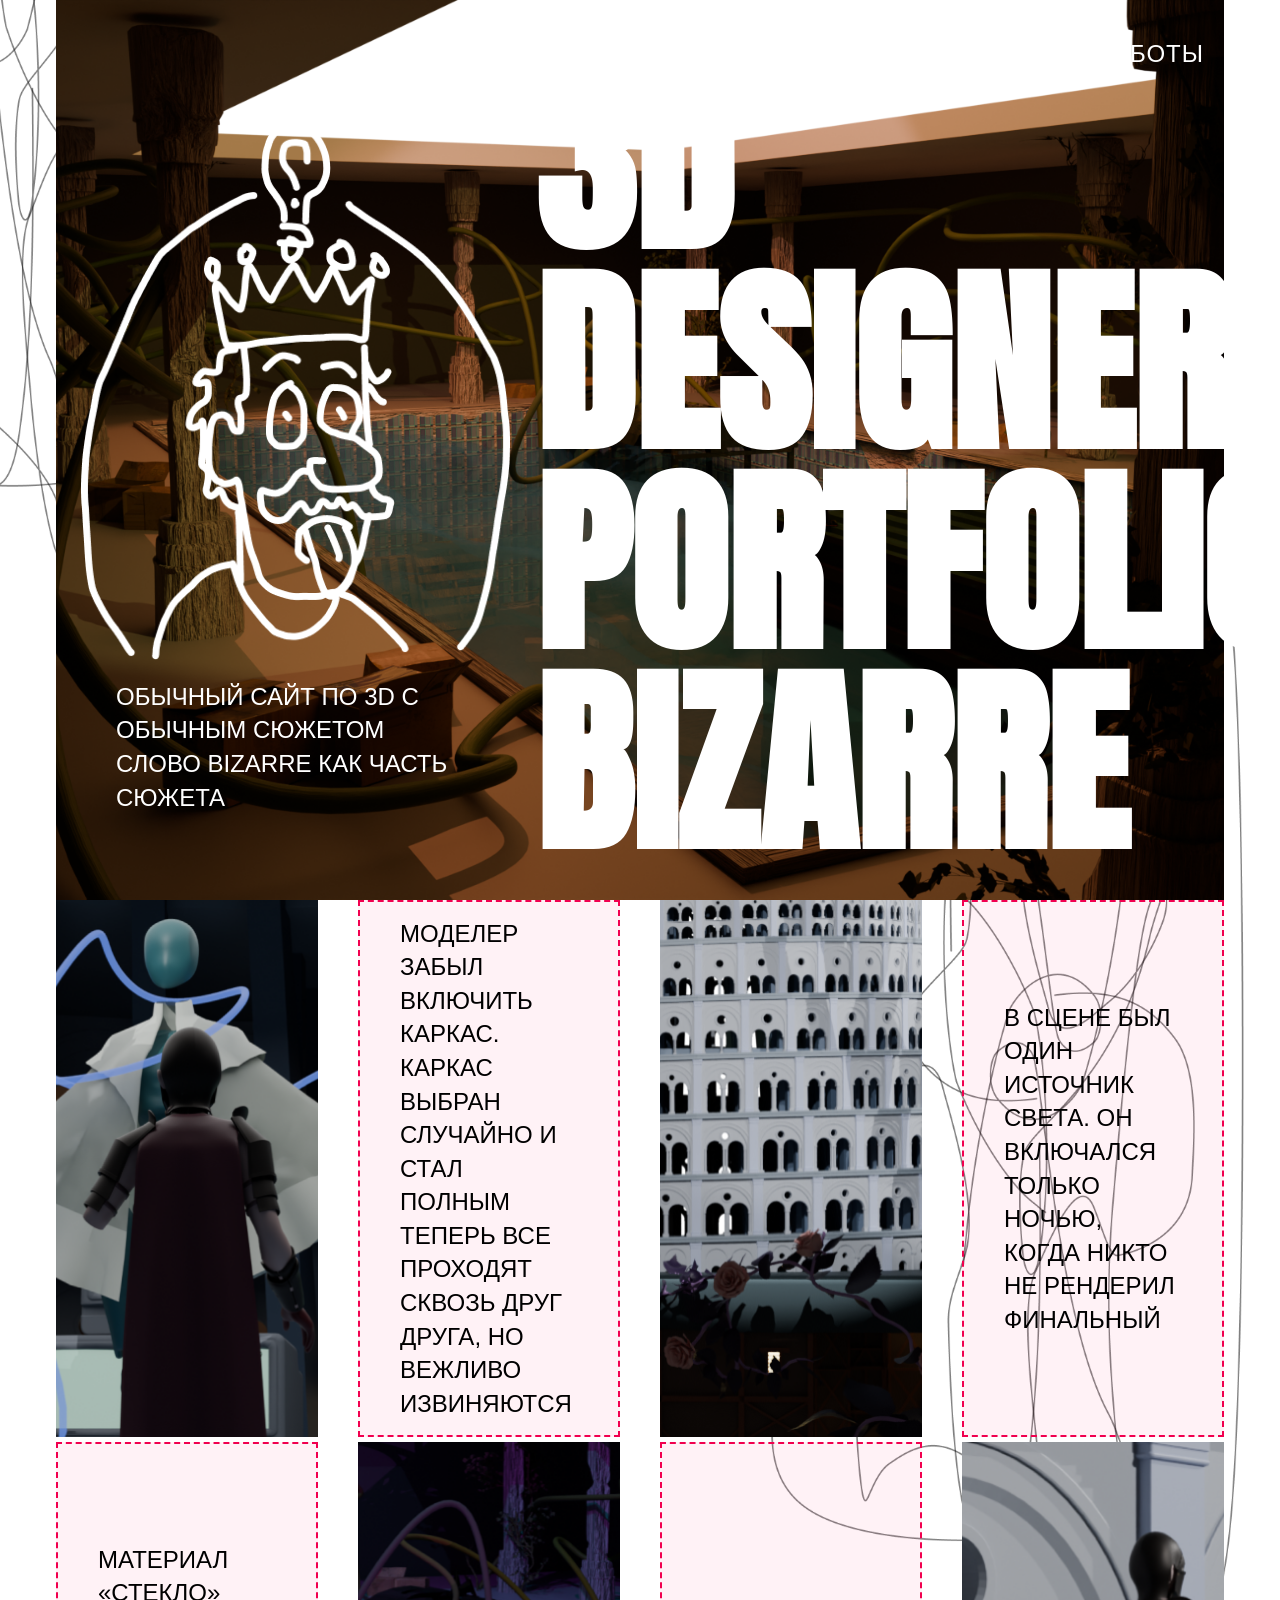
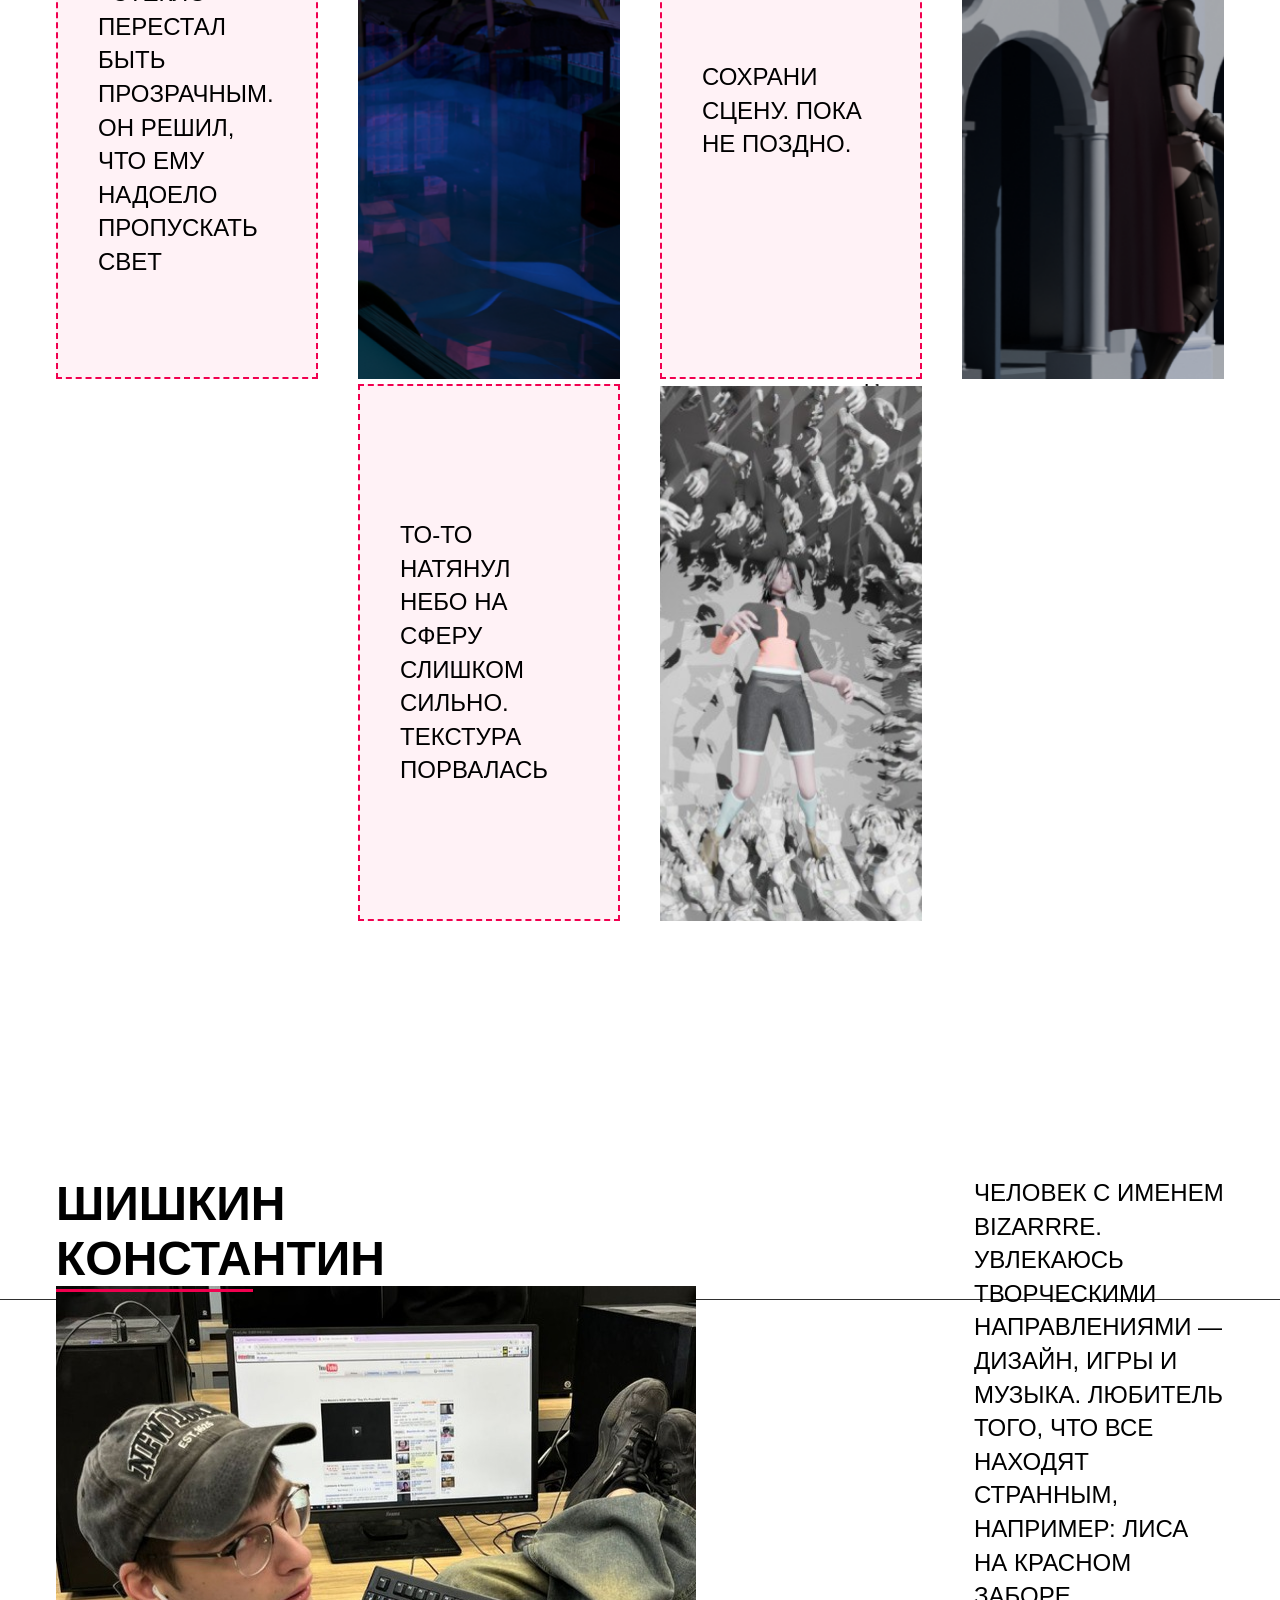
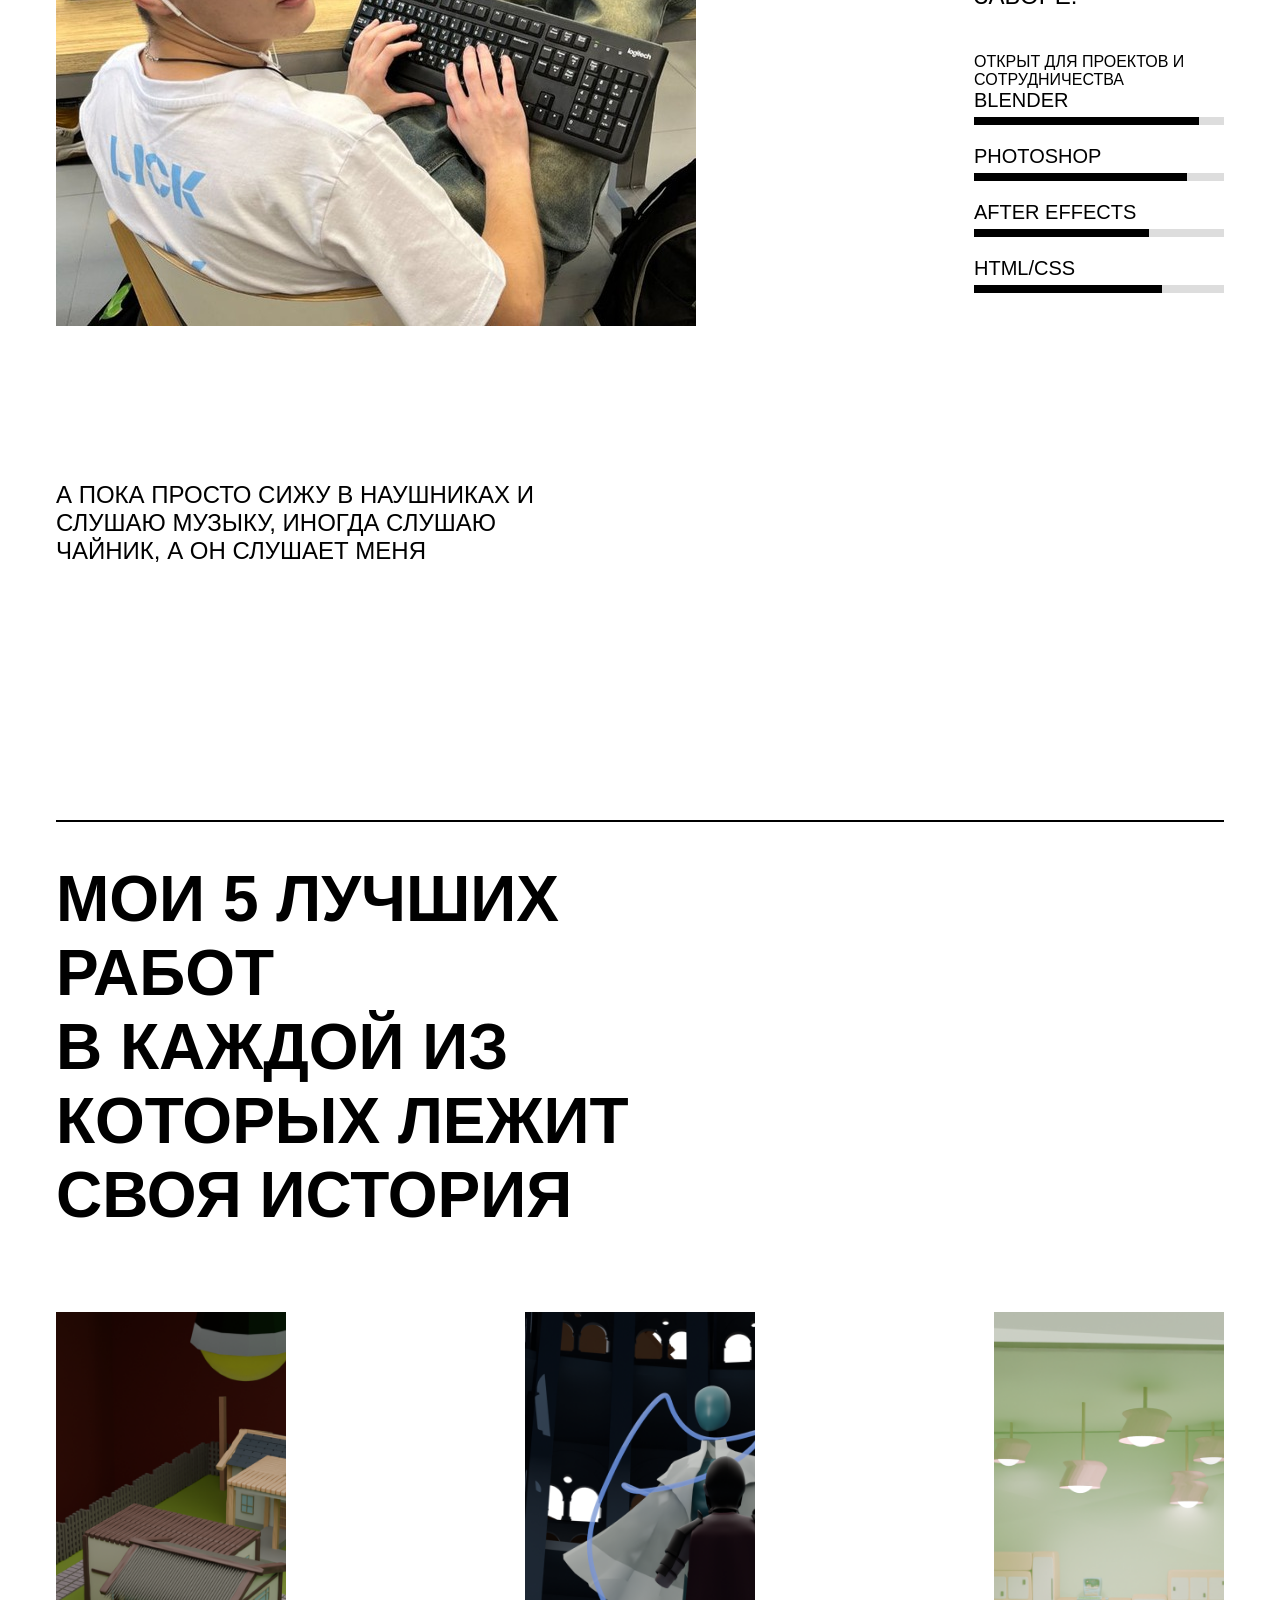
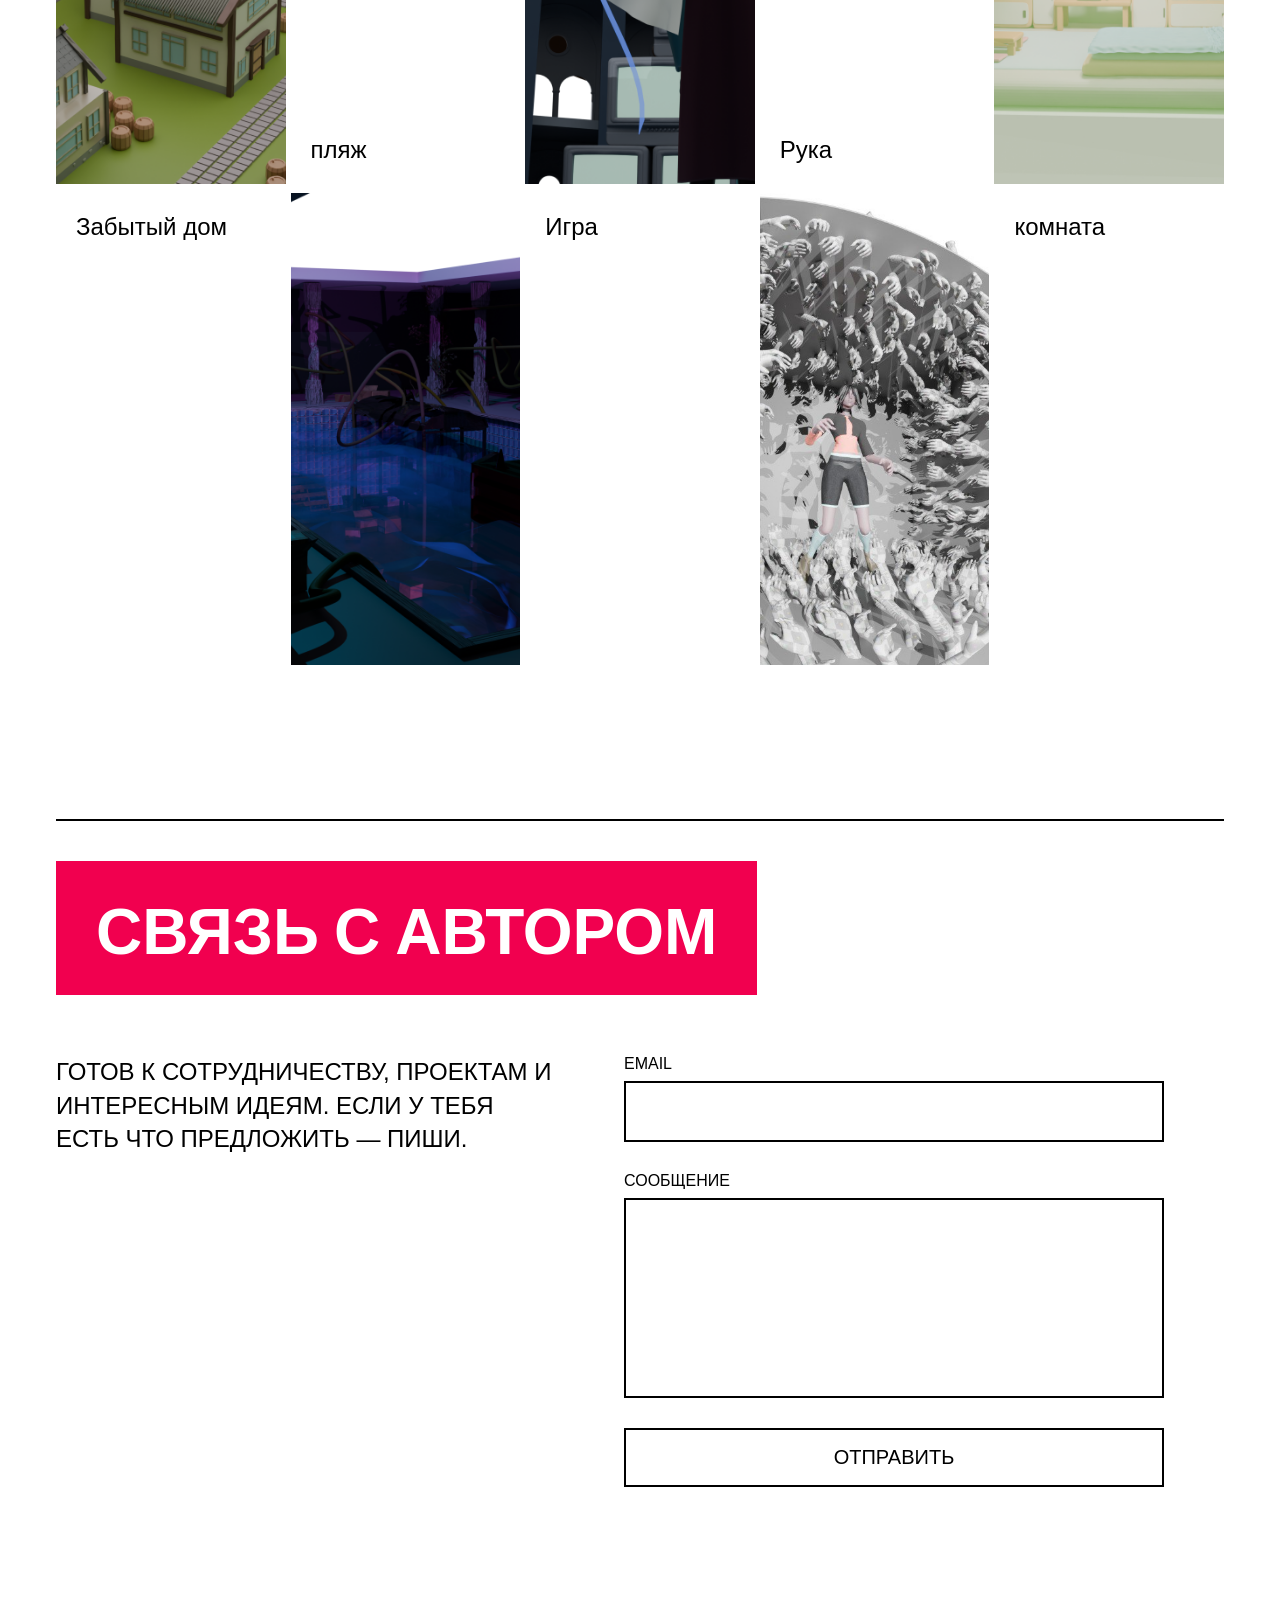
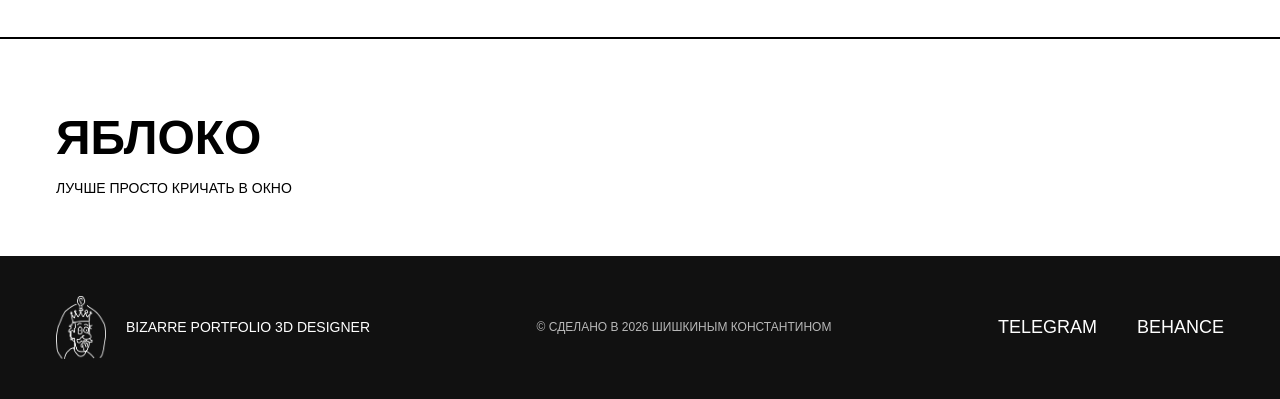
<file: index.html>
<!DOCTYPE html>
<html lang="ru">
<head>
  <meta charset="UTF-8">
  <title>Portfolio</title>
  <link rel="stylesheet" href="style.css">
</head>
<body>

<section class="hero">

  <!-- ШАПКА -->
  <header class="header">
    <nav class="nav">
      <a href="#">ГЛАВНАЯ</a>
      <a href="#about">АВТОР</a>
      <a href="#works">РАБОТЫ</a>
    </nav>
  </header>

  <!-- КОНТЕНТ -->
  <div class="hero-content">

    <!-- ЛЕВАЯ ЧАСТЬ -->
    <div class="hero-left">
      <img src="img/Group 2.png" alt="logo" class="logo">

      <p class="hero-text">
        ОБЫЧНЫЙ САЙТ ПО 3D С ОБЫЧНЫМ СЮЖЕТОМ<br>
        СЛОВО BIZARRE КАК ЧАСТЬ СЮЖЕТА
      </p>
    </div>

    <!-- ПРАВАЯ ЧАСТЬ -->
    <div class="hero-right">
      <h1 class="hero-title">
        3D DESIGNER<br>
        PORTFOLIO<br>
        BIZARRE
      </h1>
    </div>

  </div>

</section>

<section class="grid-section">


  <div class="grid-row" id="dragContainer1">
    <img src="img/1.png" class="grid-img draggable-img" draggable="true">
    <div class="grid-text">
      <p>МОДЕЛЕР ЗАБЫЛ ВКЛЮЧИТЬ КАРКАС. КАРКАС ВЫБРАН СЛУЧАЙНО И СТАЛ ПОЛНЫМ ТЕПЕРЬ ВСЕ ПРОХОДЯТ СКВОЗЬ ДРУГ ДРУГА, НО ВЕЖЛИВО ИЗВИНЯЮТСЯ</p>
    </div>
    <img src="img/2.png" class="grid-img draggable-img" draggable="true">
    <div class="grid-text">
      <p>В СЦЕНЕ БЫЛ ОДИН ИСТОЧНИК СВЕТА. ОН ВКЛЮЧАЛСЯ ТОЛЬКО НОЧЬЮ, КОГДА НИКТО НЕ РЕНДЕРИЛ ФИНАЛЬНЫЙ</p>
    </div>
  </div>

  <div class="grid-row" id="dragContainer2">
    <div class="grid-text">
      <p>МАТЕРИАЛ «СТЕКЛО» ПЕРЕСТАЛ БЫТЬ ПРОЗРАЧНЫМ. ОН РЕШИЛ, ЧТО ЕМУ НАДОЕЛО ПРОПУСКАТЬ СВЕТ</p>
    </div>
    <img src="img/3.png" class="grid-img draggable-img" draggable="true">
    <div class="grid-text">
      <p>СОХРАНИ СЦЕНУ. ПОКА НЕ ПОЗДНО.</p>
    </div>
    <img src="img/4.png" class="grid-img draggable-img" draggable="true">
  </div>

  <div class="grid-row" id="dragContainer3">
    <div></div>
    <div class="grid-text">
      <p>ТО-ТО НАТЯНУЛ НЕБО НА СФЕРУ СЛИШКОМ СИЛЬНО. ТЕКСТУРА ПОРВАЛАСЬ</p>
    </div>
    <img src="img/5.png" class="grid-img draggable-img" draggable="true">
    <div></div>
  </div>

</section>

<section class="about" id="about">

  <div class="about-left">
    
    <div class="about-card">
      <h2>
        ШИШКИН<br>
        КОНСТАНТИН
      </h2>

      <div class="about-photo">
        <img src="img/photo_2025-04-03_13-03-21.jpg" alt="">
      </div>
    </div>

    <p class="about-bottom-text">
      А ПОКА ПРОСТО СИЖУ В НАУШНИКАХ И СЛУШАЮ МУЗЫКУ, ИНОГДА СЛУШАЮ ЧАЙНИК, А ОН СЛУШАЕТ МЕНЯ
    </p>

  </div>

  <div class="about-right">

    <p class="about-text">
      ЧЕЛОВЕК С ИМЕНЕМ BIZARRRE. УВЛЕКАЮСЬ ТВОРЧЕСКИМИ НАПРАВЛЕНИЯМИ — ДИЗАЙН, ИГРЫ И МУЗЫКА. 
      ЛЮБИТЕЛЬ ТОГО, ЧТО ВСЕ НАХОДЯТ СТРАННЫМ, НАПРИМЕР: ЛИСА НА КРАСНОМ ЗАБОРЕ.
    </p>

    <div class="about-box">
      <p>ОТКРЫТ ДЛЯ ПРОЕКТОВ И СОТРУДНИЧЕСТВА</p>
    </div>

    <div class="skills">

      <div class="skill">
        <span>BLENDER</span>
        <div class="bar"><div class="fill" style="width: 90%"></div></div>
      </div>

      <div class="skill">
        <span>PHOTOSHOP</span>
        <div class="bar"><div class="fill" style="width: 85%"></div></div>
      </div>

      <div class="skill">
        <span>AFTER EFFECTS</span>
        <div class="bar"><div class="fill" style="width: 70%"></div></div>
      </div>

      <div class="skill">
        <span>HTML/CSS</span>
        <div class="bar"><div class="fill" style="width: 75%"></div></div>
      </div>

    </div>

  </div>

</section>
<section class="works" id="works">


  <div class="works-line"></div>


  <h2 class="works-title">
    МОИ 5 ЛУЧШИХ РАБОТ<br>
    В КАЖДОЙ ИЗ КОТОРЫХ ЛЕЖИТ СВОЯ ИСТОРИЯ
  </h2>

  <!-- СЕТКА -->
  <div class="works-grid">

    <!-- 1 строка -->
    <div class="work-item">
      <a href="index2.html">
        <img src="img/w1.png">
      </a>
    </div>

    <div class="work-text bottom">
      <p>пляж</p>
    </div>

    <div class="work-item">
      <a href="index3.html">
        <img src="img/w2.png">
      </a>
    </div>

    <div class="work-text bottom">
      <p>Рука</p>
    </div>

    <div class="work-item">
      <a href="index4.html">
        <img src="img/w3.png">
      </a>
    </div>


    <!-- 2 строка -->
    <div class="work-text top">
      <p>Забытый дом</p>
    </div>

    <div class="work-item">
      <a href="index5.html">
        <img src="img/w4.png">
      </a>
    </div>

    <div class="work-text top">
      <p>Игра</p>
    </div>

    <div class="work-item">
      <a href="index6.html">
        <img src="img/w5.png">
      </a>
    </div>

    <div class="work-text top">
      <p>комната</p>
    </div>

  </div>

</section>

<section class="contact">

  <!-- линия -->
  <div class="contact-line"></div>

  <!-- заголовок -->
  <h2 class="contact-title">
    СВЯЗЬ С АВТОРОМ
  </h2>

  <div class="contact-content">

    <!-- ЛЕВАЯ ЧАСТЬ -->
    <div class="contact-left">
      <p>
        ГОТОВ К СОТРУДНИЧЕСТВУ, ПРОЕКТАМ И ИНТЕРЕСНЫМ ИДЕЯМ. 
        ЕСЛИ У ТЕБЯ ЕСТЬ ЧТО ПРЕДЛОЖИТЬ — ПИШИ.
      </p>
    </div>

    <!-- ПРАВАЯ ЧАСТЬ (ФОРМА) -->
    <div class="contact-right">

      <form class="contact-form" action="https://formspree.io/f/mzdkygll" method="POST">

        <div class="form-group">
          <label>EMAIL</label>
          <input type="email" name="email" required>
        </div>

        <div class="form-group">
          <label>СООБЩЕНИЕ</label>
          <textarea name="message" required></textarea>
        </div>

        <button type="submit" class="form-btn">
          ОТПРАВИТЬ
        </button>

      </form>

    </div>

  </div>

</section>

<footer class="footer">

  <!-- верхняя светлая часть -->
  <div class="footer-top">
    <h2>ЯБЛОКО</h2>
    <p>ЛУЧШЕ ПРОСТО КРИЧАТЬ В ОКНО</p>
  </div>

  <!-- нижняя тёмная часть -->
  <div class="footer-bottom">

    <!-- левая часть -->
    <div class="footer-left">
      <img src="img/Group 2.png" alt="logo">
      <span>BIZARRE PORTFOLIO 3D DESIGNER</span>
    </div>

    <!-- центр -->
    <div class="footer-center">
      <span>© СДЕЛАНО В 2026 ШИШКИНЫМ КОНСТАНТИНОМ</span>
    </div>

    <!-- правая часть -->
    <div class="footer-right">
      <a href="#">TELEGRAM</a>
      <a href="#">BEHANCE</a>
    </div>

  </div>

</footer>

<script>
(function() {

  let draggedImage = null;
  let originalParent = null;
  let originalIndex = null;

  const containers = document.querySelectorAll('.grid-row');

  function addDropZones() {
    containers.forEach(container => {
      const children = Array.from(container.children);

      children.forEach(child => {
        if (child.classList && child.classList.contains('grid-text')) {
          child.classList.add('drag-zone');
          child.setAttribute('data-drop-zone', 'true');
        }
      });
    });
  }

  function activateDragAndDrop() {
    const images = document.querySelectorAll('.draggable-img');

    images.forEach(img => {
      img.addEventListener('dragstart', handleDragStart);
      img.addEventListener('dragend', handleDragEnd);
      img.setAttribute('draggable', 'true');
    });

    document.querySelectorAll('.drag-zone').forEach(zone => {
      zone.addEventListener('dragover', handleDragOver);
      zone.addEventListener('dragleave', handleDragLeave);
      zone.addEventListener('drop', handleDrop);
    });
  }

  function handleDragStart(e) {
    draggedImage = this;
    originalParent = this.parentNode;

    const siblings = Array.from(originalParent.children);
    originalIndex = siblings.indexOf(this);

    e.dataTransfer.setData('text/plain', '');
    e.dataTransfer.effectAllowed = 'move';

    this.classList.add('dragging');
  }

  function handleDragEnd() {
    if (draggedImage) {
      draggedImage.classList.remove('dragging');
      draggedImage = null;
      originalParent = null;
      originalIndex = null;
    }

    document.querySelectorAll('.drag-zone').forEach(zone => {
      zone.classList.remove('drag-over');
    });
  }

  function handleDragOver(e) {
    if (!draggedImage) return;
    e.preventDefault();
    e.dataTransfer.dropEffect = 'move';
    this.classList.add('drag-over');
  }

  function handleDragLeave() {
    this.classList.remove('drag-over');
  }

  function handleDrop(e) {
    e.preventDefault();
    this.classList.remove('drag-over');

    if (!draggedImage) return;

    const targetZone = this;

    if (!targetZone.classList.contains('grid-text')) return;

    const clonedImage = draggedImage.cloneNode(true);
    clonedImage.classList.add('draggable-img');
    clonedImage.setAttribute('draggable', 'true');

    const container = targetZone.parentNode;
    const targetIndex = Array.from(container.children).indexOf(targetZone);

    draggedImage.remove();

    if (targetIndex === 0) {
      container.insertBefore(clonedImage, targetZone);
    } else {
      container.insertBefore(clonedImage, targetZone.nextSibling);
    }

    clonedImage.addEventListener('dragstart', handleDragStart);
    clonedImage.addEventListener('dragend', handleDragEnd);

    saveLayout();
  }

  function saveLayout() {
    const layout = [];
    containers.forEach(container => {
      const row = [];
      container.children.forEach(child => {
        if (child.tagName === 'IMG') {
          row.push({ type: 'img', src: child.src });
        } else if (child.classList && child.classList.contains('grid-text')) {
          row.push({ type: 'text', content: child.querySelector('p')?.innerHTML || '' });
        }
      });
      layout.push(row);
    });

    localStorage.setItem('gridLayout', JSON.stringify(layout));
  }

  function loadLayout() {
    const savedLayout = localStorage.getItem('gridLayout');
    if (!savedLayout) return;

    try {
      const layout = JSON.parse(savedLayout);

      containers.forEach((container, i) => {
        if (!layout[i]) return;

        container.innerHTML = '';

        layout[i].forEach(item => {
          if (item.type === 'img') {
            const img = document.createElement('img');
            img.src = item.src;
            img.classList.add('grid-img', 'draggable-img');
            img.setAttribute('draggable', 'true');
            container.appendChild(img);
          } else {
            const div = document.createElement('div');
            div.classList.add('grid-text');

            const p = document.createElement('p');
            p.innerHTML = item.content;

            div.appendChild(p);
            container.appendChild(div);
          }
        });
      });

    } catch (e) {
      console.error('Ошибка загрузки:', e);
    }
  }

  addDropZones();
  activateDragAndDrop();
  loadLayout();

})();
</script>
</body>
</html>
</file>
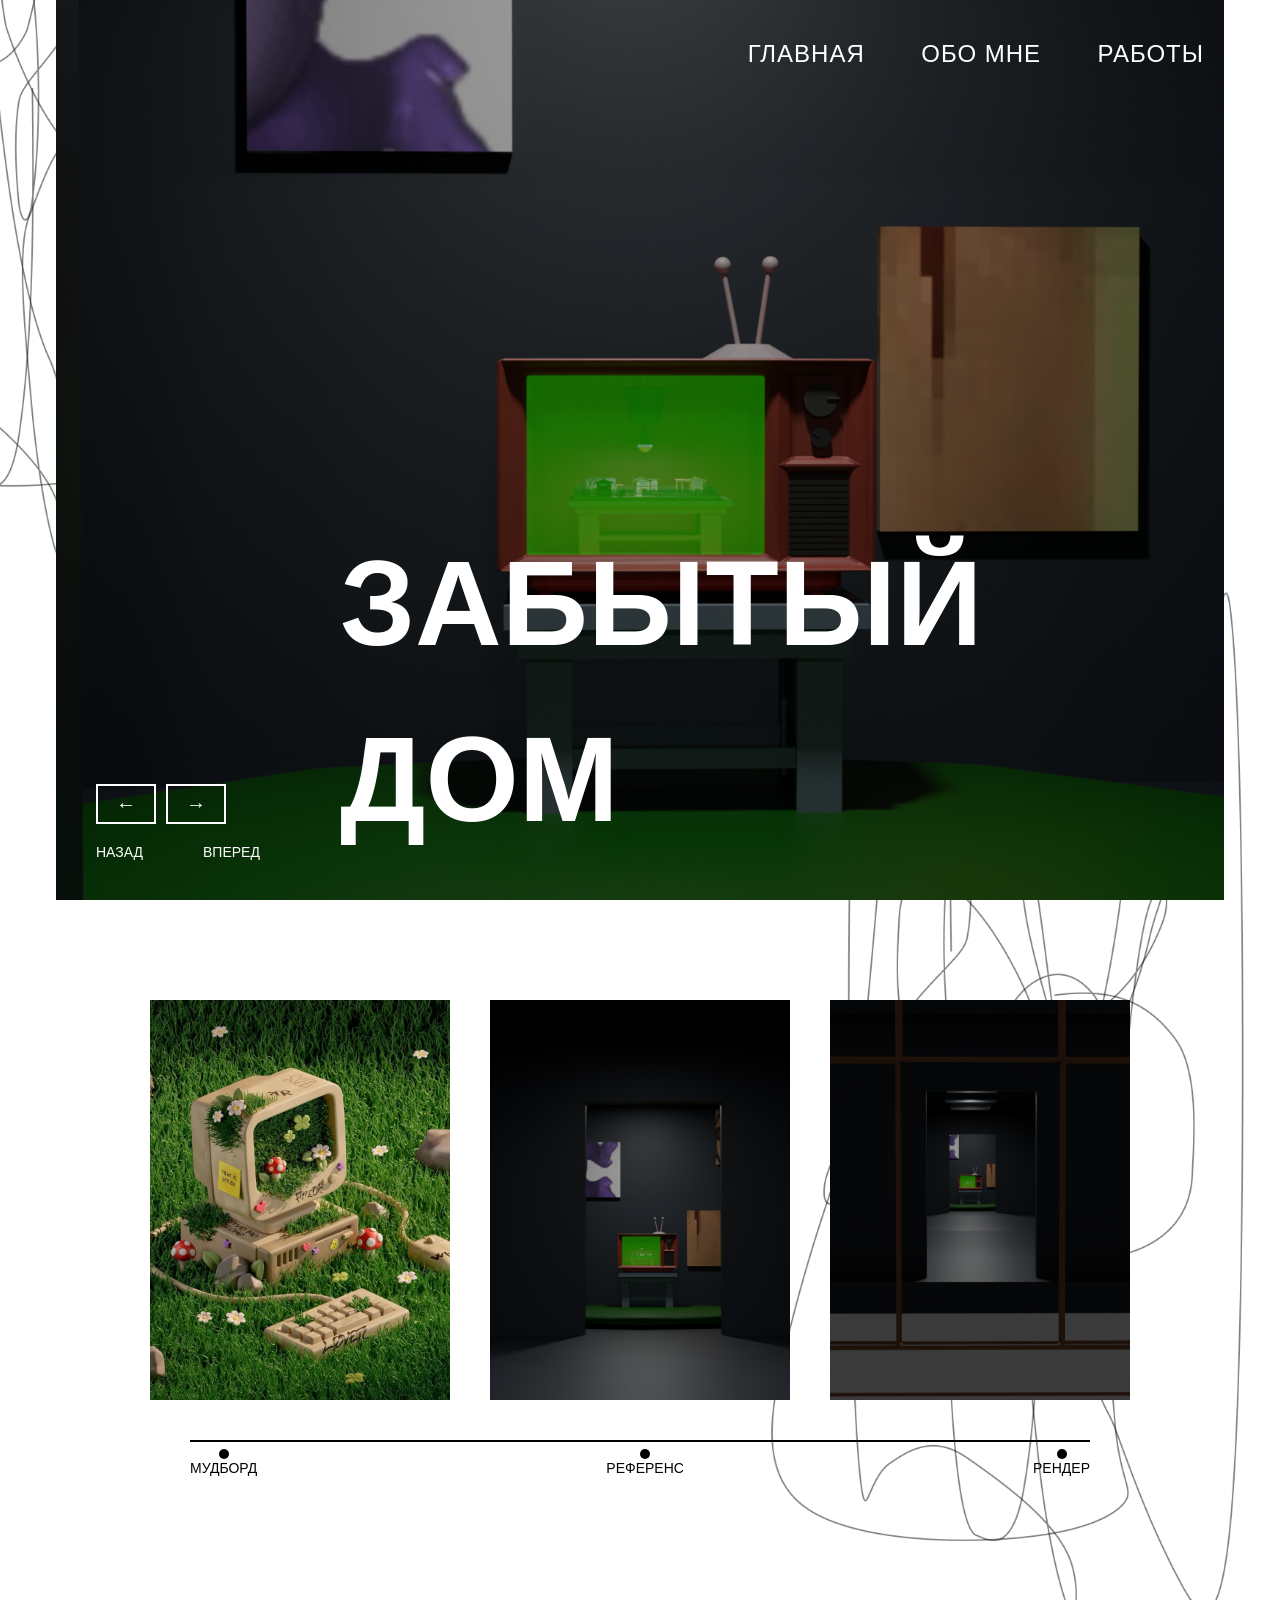
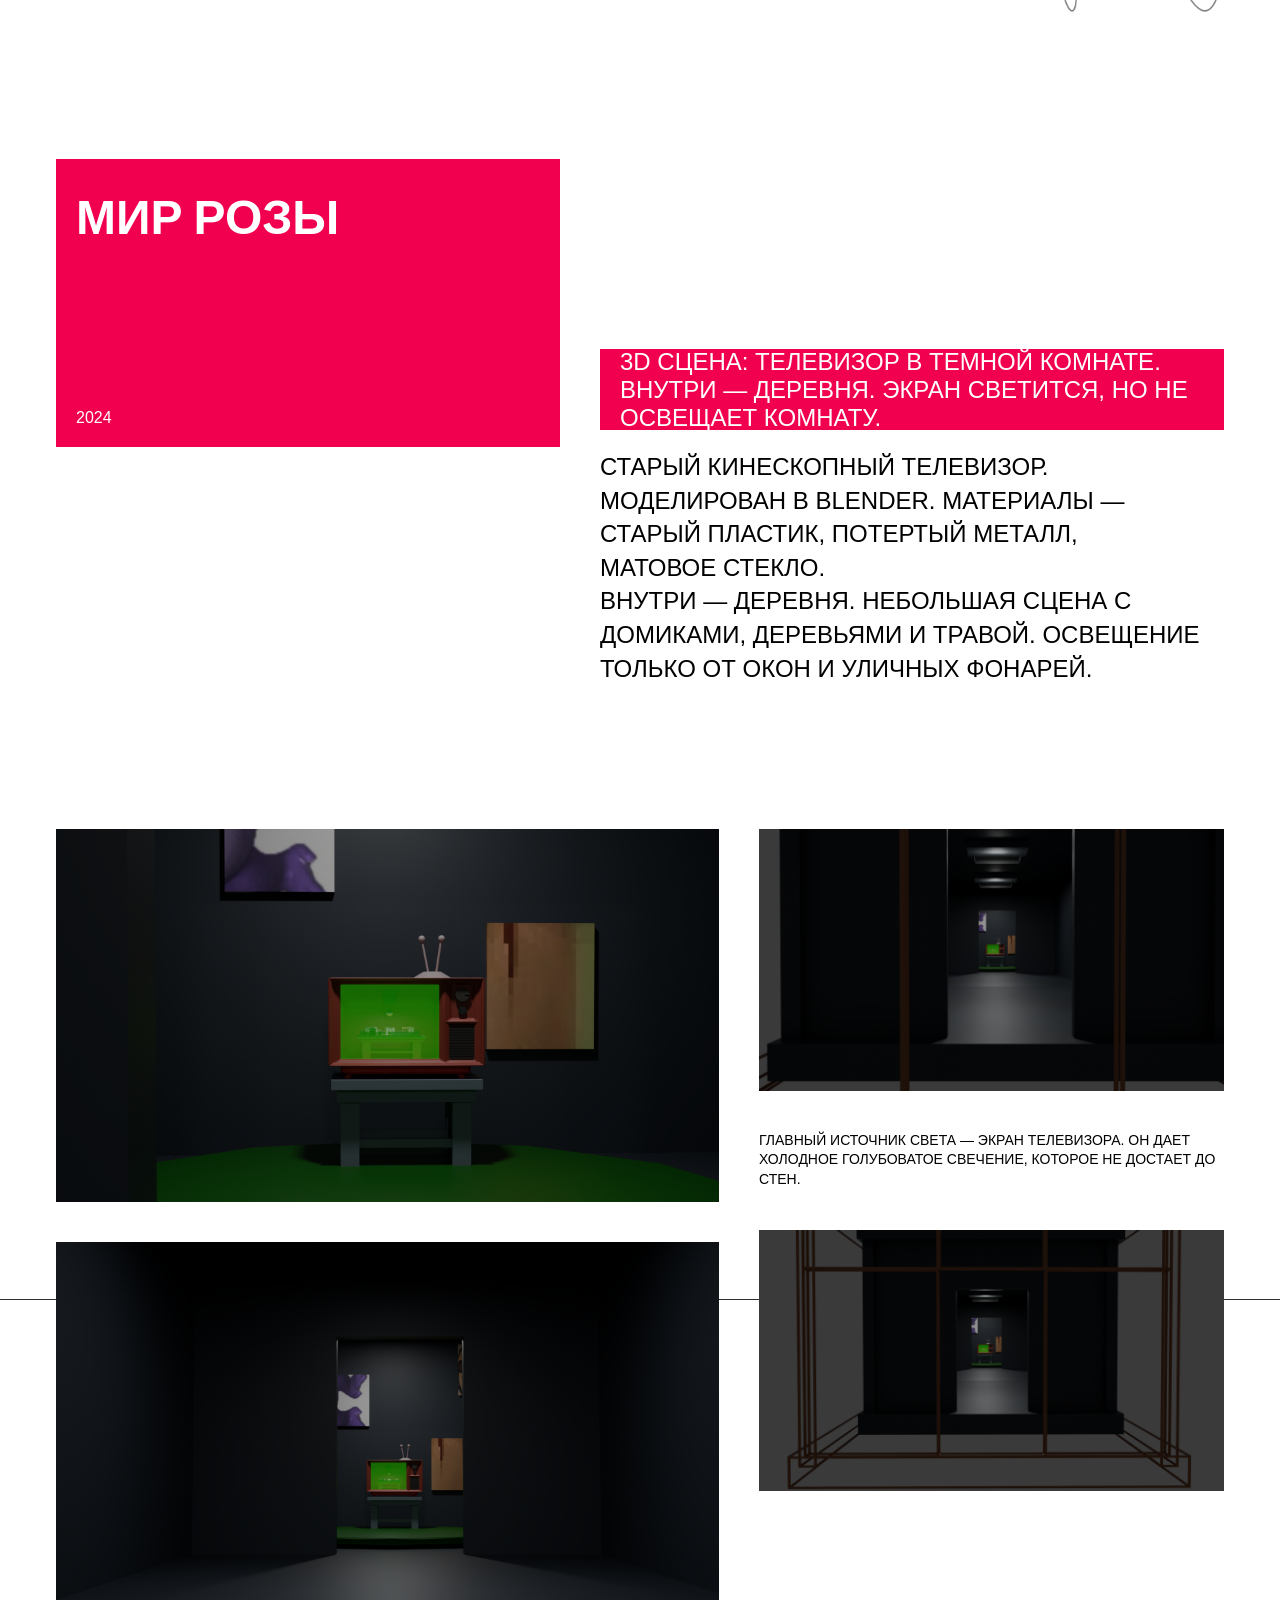
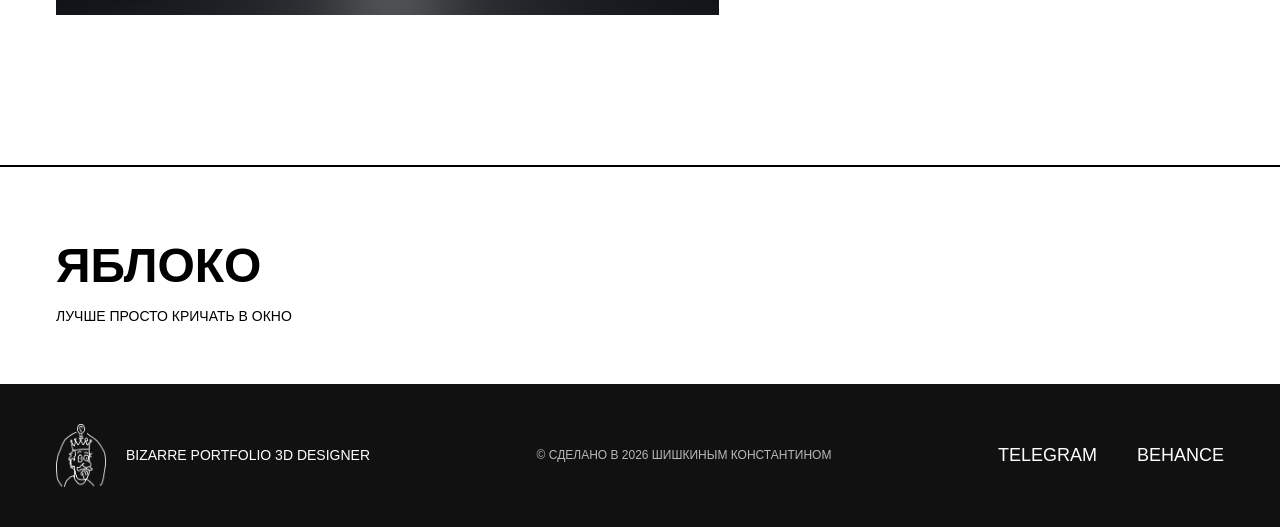
<file: index2.html>
<!DOCTYPE html>
<html lang="ru">
<head>
  <meta charset="UTF-8">
  <title>Portfolio - ЗАБЫТЫЙ ДОМ</title>
  <link rel="stylesheet" href="style2.css">
</head>

<body>

<section class="work-hero" style="background-image: url('2/4.png');">

  <!-- навигация -->
  <header class="header">
    <nav class="nav">
      <a href="index.html">ГЛАВНАЯ</a>
      <a href="about.html">ОБО МНЕ</a>
      <a href="works.html">РАБОТЫ</a>
    </nav>
  </header>

  <div class="work-hero-content">

    <div class="work-left">
      <div class="work-buttons">
        <button class="btn" onclick="location.href='index6.html'">←</button>
        <button class="btn" onclick="location.href='index3.html'">→</button>
      </div>

      <div class="work-nav">
        <span onclick="location.href='index.html'" style="cursor: pointer;">НАЗАД</span>
        <span onclick="location.href='work2.html'" style="cursor: pointer;">ВПЕРЕД</span>
      </div>
    </div>

    <div class="work-right">
      <h1 class="work-title">Забытый дом</h1>
    </div>

  </div>
</section>

<!-- ГАЛЕРЕЯ -->
<section class="work-gallery">
  <div class="gallery-row">
    <img src="2/ded1f00e676892f34c2cbc6d4725dd1f.jpg" class="gallery-img" onclick="openFullscreen(this)">
    <img src="2/5.png" class="gallery-img" onclick="openFullscreen(this)">
    <img src="2/7.png" class="gallery-img" onclick="openFullscreen(this)">
  </div>

  <div class="gallery-line">
    <span>МУДБОРД</span>
    <span>РЕФЕРЕНС</span>
    <span>РЕНДЕР</span>
  </div>
</section>

<!-- ИНФО -->
<section class="work-info">

  <!-- левый блок -->
  <div class="info-left">
    <h2>МИР РОЗЫ</h2>
    <span class="project-date">2024</span>
  </div>

  <!-- правый блок -->
  <div class="info-right">
    <div class="info-top">
      <p>
        3D СЦЕНА: ТЕЛЕВИЗОР В ТЕМНОЙ КОМНАТЕ. ВНУТРИ — ДЕРЕВНЯ.
        ЭКРАН СВЕТИТСЯ, НО НЕ ОСВЕЩАЕТ КОМНАТУ.
      </p>
    </div>

    <div class="info-text">
      <p>
        СТАРЫЙ КИНЕСКОПНЫЙ ТЕЛЕВИЗОР. МОДЕЛИРОВАН В BLENDER.
        МАТЕРИАЛЫ — СТАРЫЙ ПЛАСТИК, ПОТЕРТЫЙ МЕТАЛЛ, МАТОВОЕ СТЕКЛО.
      </p>
      <p>
        ВНУТРИ — ДЕРЕВНЯ. НЕБОЛЬШАЯ СЦЕНА С ДОМИКАМИ,
        ДЕРЕВЬЯМИ И ТРАВОЙ. ОСВЕЩЕНИЕ ТОЛЬКО ОТ ОКОН
        И УЛИЧНЫХ ФОНАРЕЙ.
      </p>
    </div>
  </div>

</section>

<!-- ИЗОБРАЖЕНИЯ -->
<section class="work-images">

  <!-- правая колонка -->
  <div class="right-col">
    <img src="2/4.png" class="img-top-right work-img" onclick="openFullscreen(this)">
    <img src="2/5.png" class="img-bottom-right work-img" onclick="openFullscreen(this)">
  </div>

  <!-- левая колонка -->
  <div class="left-col">
    <img src="2/6.png" class="img-big-top work-img" onclick="openFullscreen(this)">

    <div class="work-text">
      <p>
        ГЛАВНЫЙ ИСТОЧНИК СВЕТА — ЭКРАН ТЕЛЕВИЗОРА.
        ОН ДАЕТ ХОЛОДНОЕ ГОЛУБОВАТОЕ СВЕЧЕНИЕ,
        КОТОРОЕ НЕ ДОСТАЕТ ДО СТЕН.
      </p>
    </div>

    <img src="2/7.png" class="img-bottom-left work-img" onclick="openFullscreen(this)">
  </div>

</section>

<!-- FOOTER -->
<footer class="footer">

  <div class="footer-top">
    <h2>ЯБЛОКО</h2>
    <p>ЛУЧШЕ ПРОСТО КРИЧАТЬ В ОКНО</p>
  </div>

  <div class="footer-bottom">

    <div class="footer-left">
      <img src="img/Group 2.png" alt="logo">
      <span>BIZARRE PORTFOLIO 3D DESIGNER</span>
    </div>

    <div class="footer-center">
      <span>© СДЕЛАНО В 2026 ШИШКИНЫМ КОНСТАНТИНОМ</span>
    </div>

    <div class="footer-right">
      <a href="#">TELEGRAM</a>
      <a href="#">BEHANCE</a>
    </div>

  </div>
</footer>

<!-- МОДАЛКА -->
<div id="fullscreenModal" class="modal" onclick="closeFullscreen()">
  <span class="close" onclick="closeFullscreen()">&times;</span>
  <img class="modal-content" id="fullscreenImage">
</div>

<script>
function openFullscreen(img) {
  const modal = document.getElementById('fullscreenModal');
  const modalImg = document.getElementById('fullscreenImage');

  modal.style.display = "flex";
  modalImg.src = img.src;
  document.body.style.overflow = "hidden";
}

function closeFullscreen() {
  const modal = document.getElementById('fullscreenModal');
  modal.style.display = "none";
  document.body.style.overflow = "auto";
}

document.addEventListener('keydown', function(e) {
  if (e.key === "Escape") {
    closeFullscreen();
  }
});
</script>

</body>
</html>
</file>
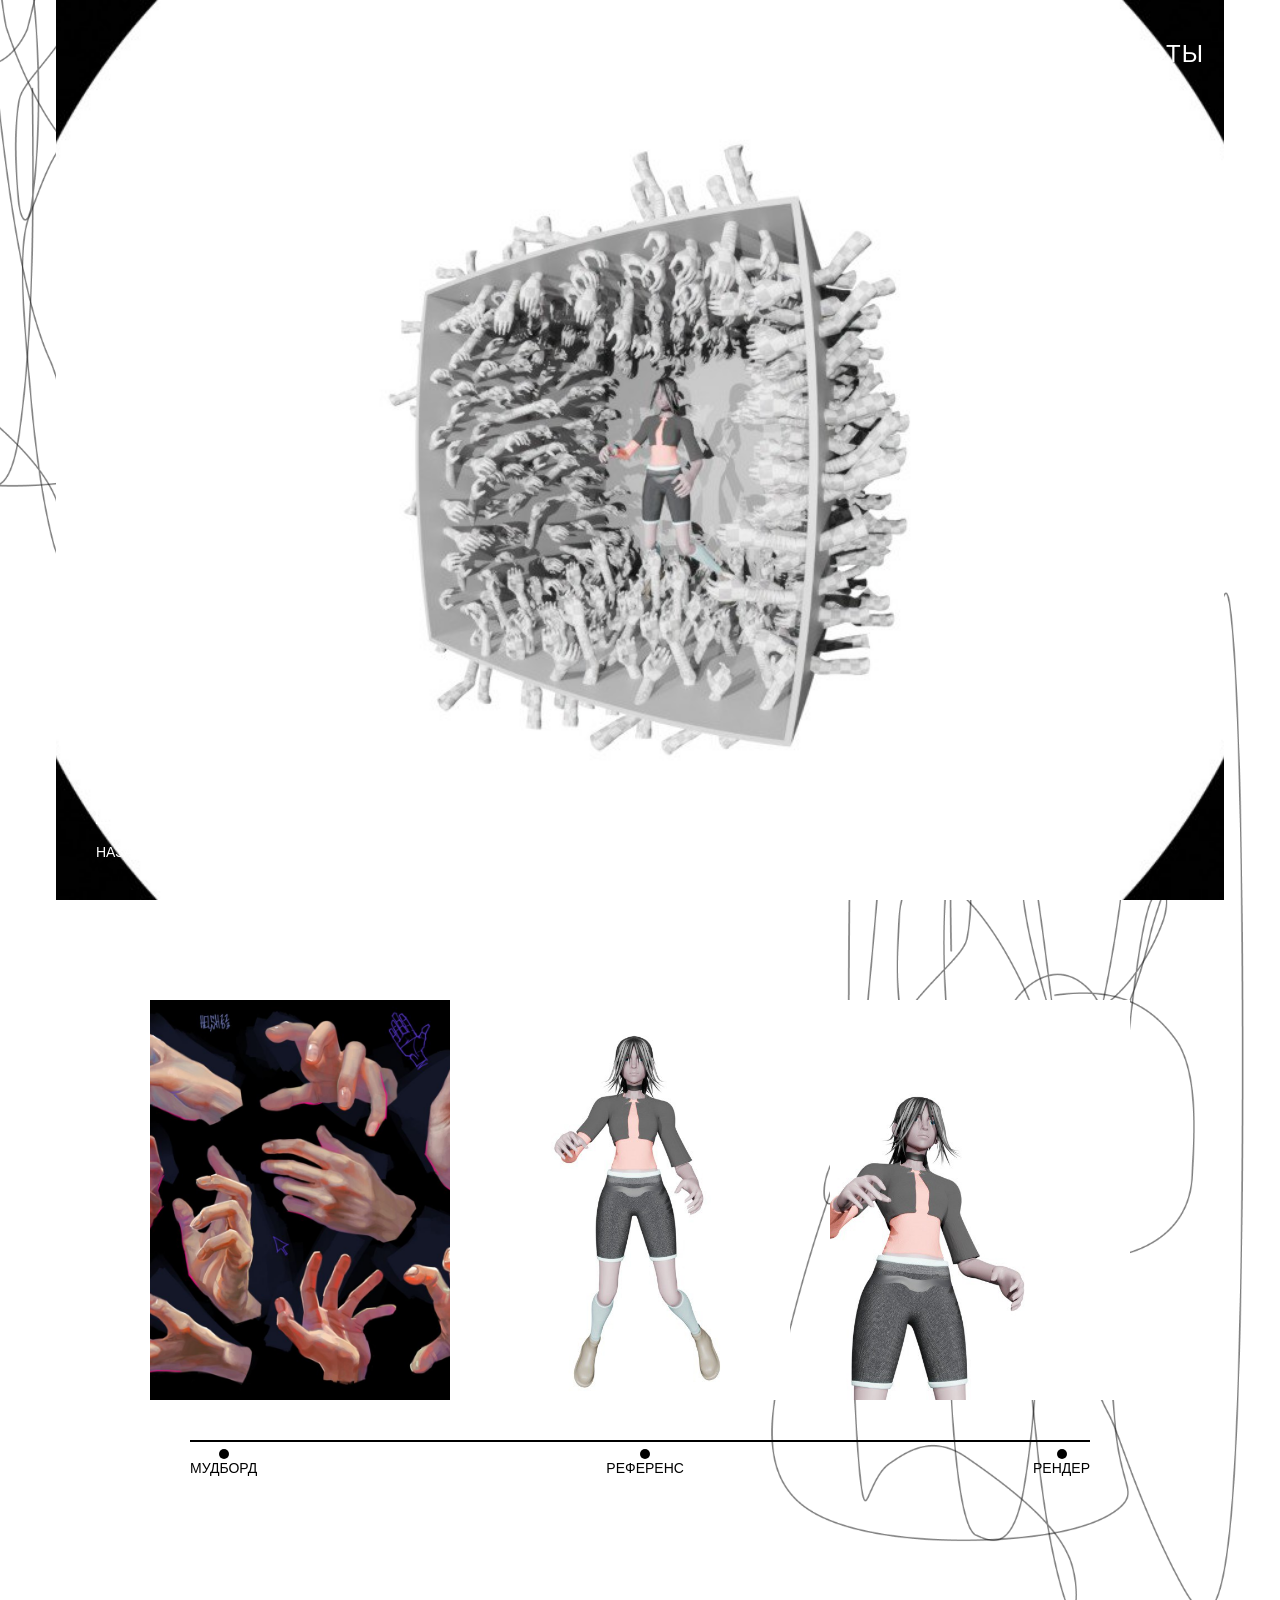
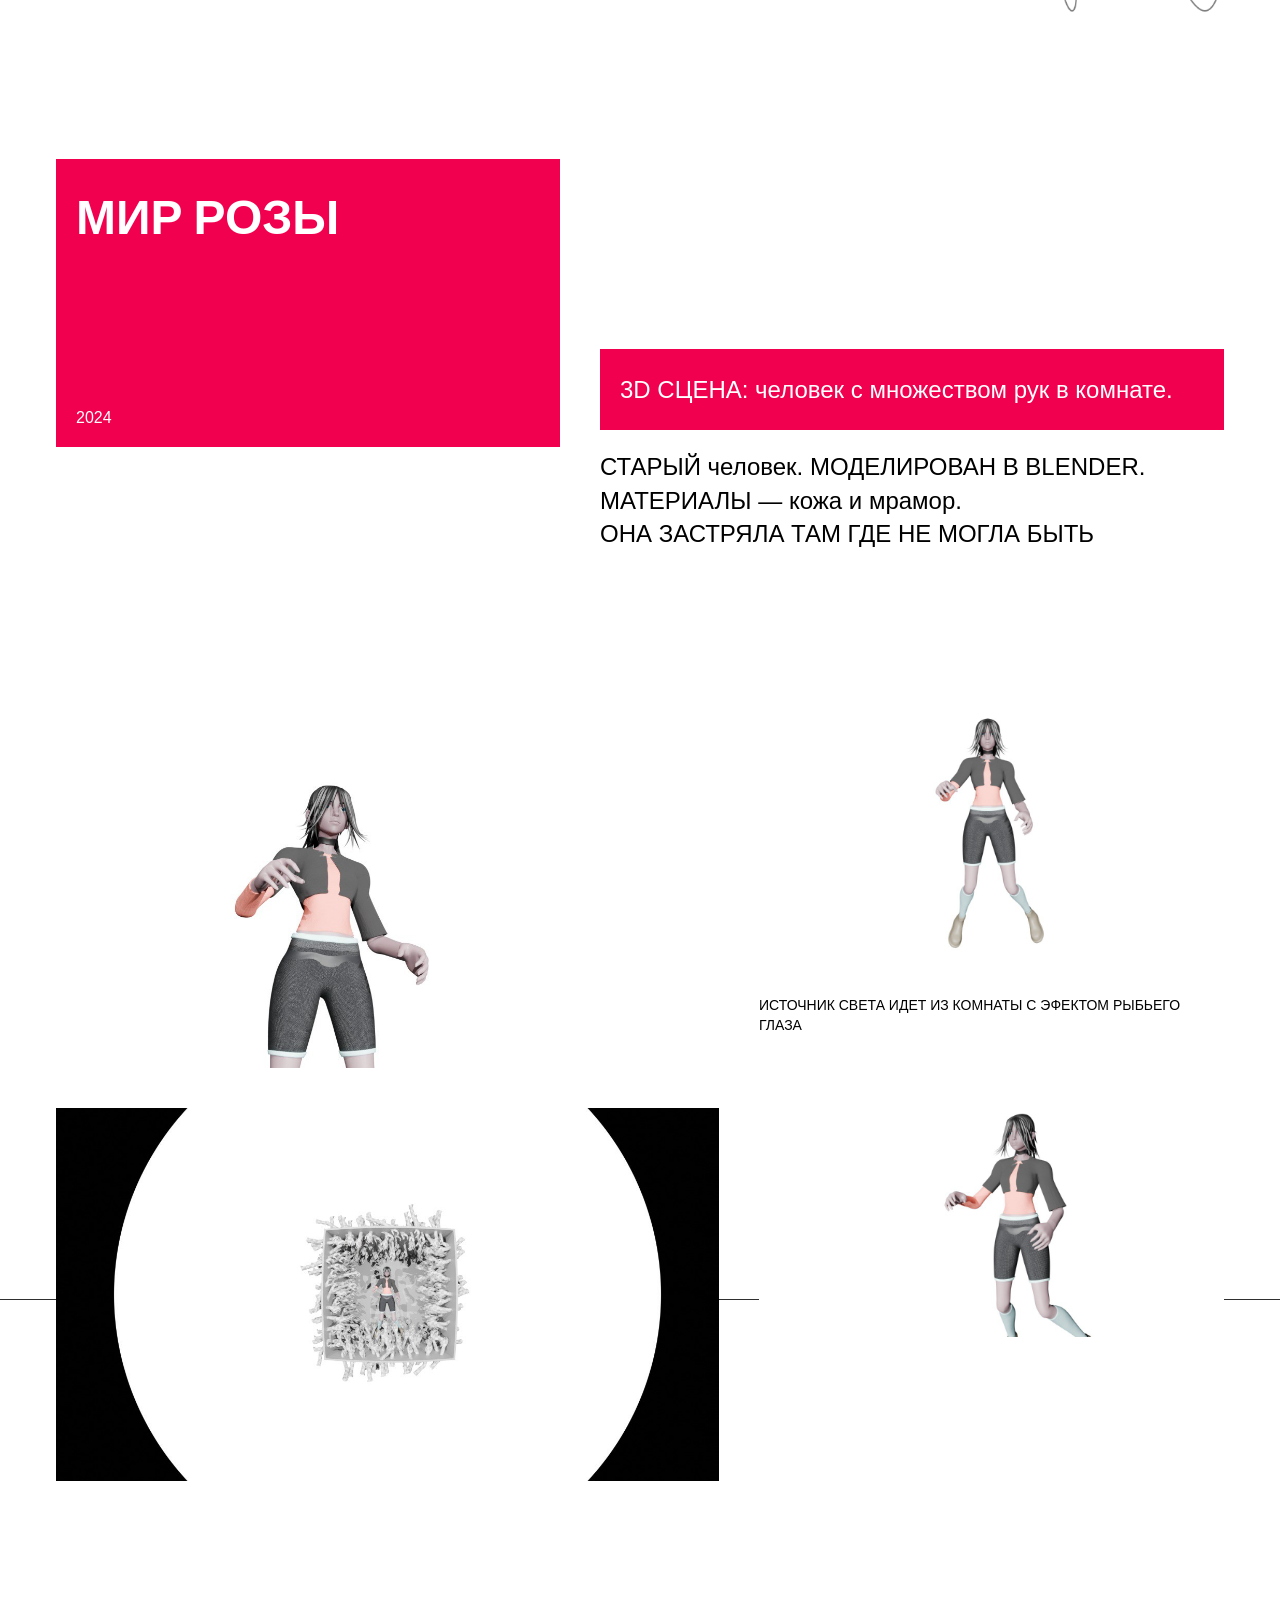
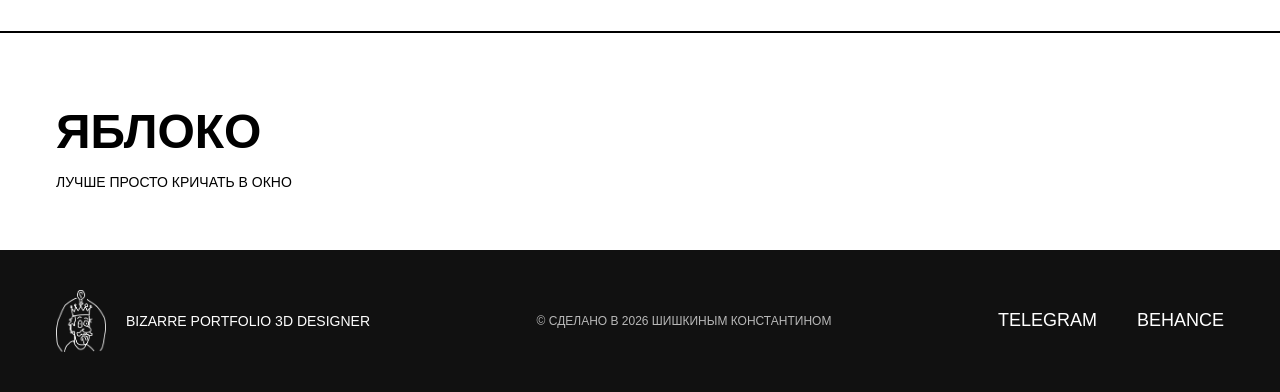
<file: index3.html>
<!DOCTYPE html>
<html lang="ru">
<head>
  <meta charset="UTF-8">
  <title>Portfolio - ЗАБЫТЫЙ ДОМ</title>
  <link rel="stylesheet" href="style2.css">
</head>

<body>

<section class="work-hero" style="background-image: url('4/photo_2025-02-08_00-35-18.jpg');">

  <!-- навигация -->
  <header class="header">
    <nav class="nav">
      <a href="index.html">ГЛАВНАЯ</a>
      <a href="about.html">ОБО МНЕ</a>
      <a href="works.html">РАБОТЫ</a>
    </nav>
  </header>

  <div class="work-hero-content">

    <div class="work-left">
      <div class="work-buttons">
        <button class="btn" onclick="location.href='index2.html'">←</button>
        <button class="btn" onclick="location.href='index4.html'">→</button>
      </div>

      <div class="work-nav">
        <span onclick="location.href='index.html'" style="cursor: pointer;">НАЗАД</span>
        <span onclick="location.href='work2.html'" style="cursor: pointer;">ВПЕРЕД</span>
      </div>
    </div>

    <div class="work-right">
      <h1 class="work-title">Рука</h1>
    </div>

  </div>
</section>

<!-- ГАЛЕРЕЯ -->
<section class="work-gallery">
  <div class="gallery-row">
    <img src="4/35c3b21ca7afc38b4affd2edfcf739ea.jpg" class="gallery-img" onclick="openFullscreen(this)">
    <img src="4/photo_2025-02-08_15-33-49.jpg" class="gallery-img" onclick="openFullscreen(this)">
    <img src="4/photo_2025-02-08_15-33-54.jpg" class="gallery-img" onclick="openFullscreen(this)">
  </div>

  <div class="gallery-line">
    <span>МУДБОРД</span>
    <span>РЕФЕРЕНС</span>
    <span>РЕНДЕР</span>
  </div>
</section>

<!-- ИНФО -->
<section class="work-info">

  <!-- левый блок -->
  <div class="info-left">
    <h2>МИР РОЗЫ</h2>
    <span class="project-date">2024</span>
  </div>

  <!-- правый блок -->
  <div class="info-right">
    <div class="info-top">
      <p>
        3D СЦЕНА: человек с множеством рук в комнате.
      </p>
    </div>

    <div class="info-text">
      <p>
        СТАРЫЙ человек. МОДЕЛИРОВАН В BLENDER.
        МАТЕРИАЛЫ — кожа и мрамор.
      </p>
      <p>
        ОНА ЗАСТРЯЛА ТАМ ГДЕ НЕ МОГЛА БЫТЬ
      </p>
    </div>
  </div>

</section>

<!-- ИЗОБРАЖЕНИЯ -->
<section class="work-images">

  <!-- правая колонка -->
  <div class="right-col">
    <img src="4/photo_2025-02-08_15-33-54.jpg" class="img-top-right work-img" onclick="openFullscreen(this)">
    <img src="4/photo_2025-02-08_00-35-22.jpg" class="img-bottom-right work-img" onclick="openFullscreen(this)">
  </div>

  <!-- левая колонка -->
  <div class="left-col">
    <img src="4/photo_2025-02-08_15-33-49.jpg" class="img-big-top work-img" onclick="openFullscreen(this)">

    <div class="work-text">
      <p>
        ИСТОЧНИК СВЕТА ИДЕТ ИЗ КОМНАТЫ С ЭФЕКТОМ РЫБЬЕГО ГЛАЗА
      </p>
    </div>

    <img src="4/photo_2025-02-08_15-34-01.jpg" class="img-bottom-left work-img" onclick="openFullscreen(this)">
  </div>

</section>

<!-- FOOTER -->
<footer class="footer">

  <div class="footer-top">
    <h2>ЯБЛОКО</h2>
    <p>ЛУЧШЕ ПРОСТО КРИЧАТЬ В ОКНО</p>
  </div>

  <div class="footer-bottom">

    <div class="footer-left">
      <img src="img/Group 2.png" alt="logo">
      <span>BIZARRE PORTFOLIO 3D DESIGNER</span>
    </div>

    <div class="footer-center">
      <span>© СДЕЛАНО В 2026 ШИШКИНЫМ КОНСТАНТИНОМ</span>
    </div>

    <div class="footer-right">
      <a href="#">TELEGRAM</a>
      <a href="#">BEHANCE</a>
    </div>

  </div>
</footer>

<!-- МОДАЛКА -->
<div id="fullscreenModal" class="modal" onclick="closeFullscreen()">
  <span class="close" onclick="closeFullscreen()">&times;</span>
  <img class="modal-content" id="fullscreenImage">
</div>

<script>
function openFullscreen(img) {
  const modal = document.getElementById('fullscreenModal');
  const modalImg = document.getElementById('fullscreenImage');

  modal.style.display = "flex";
  modalImg.src = img.src;
  document.body.style.overflow = "hidden";
}

function closeFullscreen() {
  const modal = document.getElementById('fullscreenModal');
  modal.style.display = "none";
  document.body.style.overflow = "auto";
}

document.addEventListener('keydown', function(e) {
  if (e.key === "Escape") {
    closeFullscreen();
  }
});
</script>

</body>
</html>
</file>
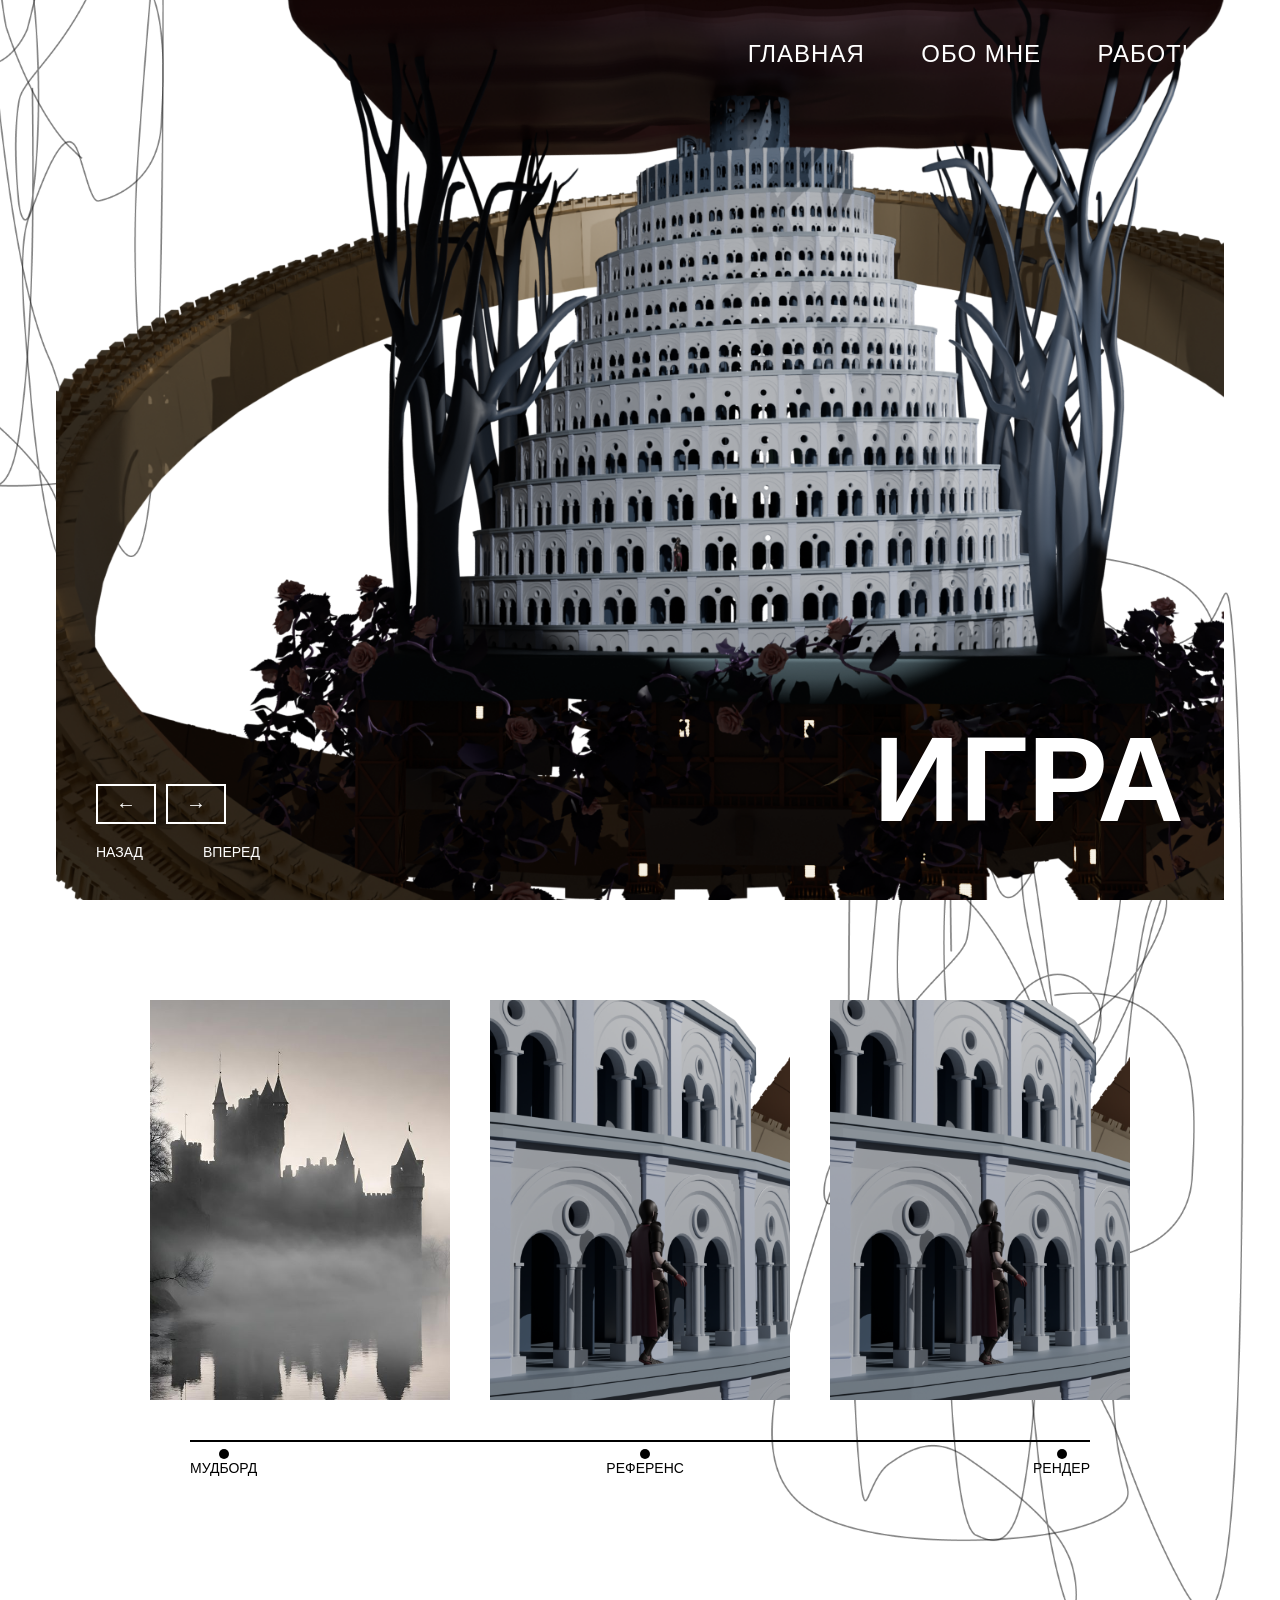
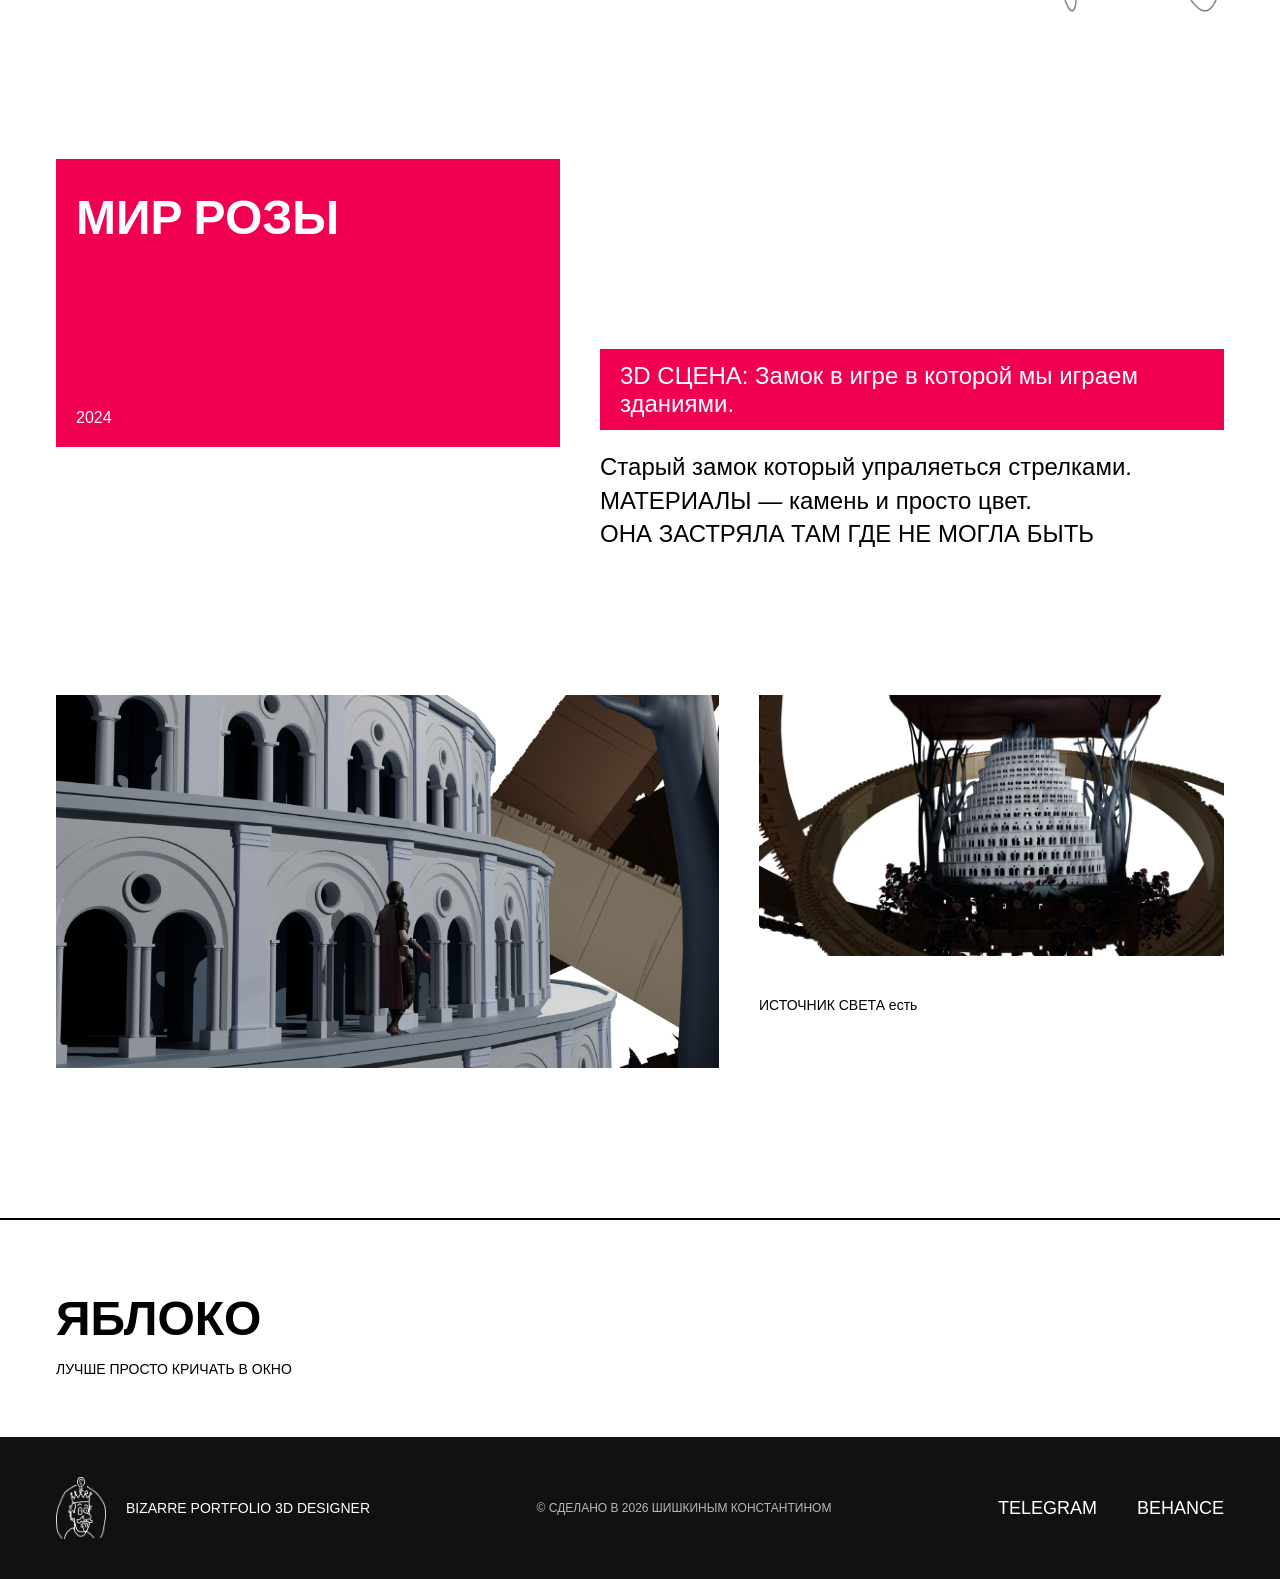
<file: index4.html>
<!DOCTYPE html>
<html lang="ru">
<head>
  <meta charset="UTF-8">
  <title>Portfolio - ЗАБЫТЫЙ ДОМ</title>
  <link rel="stylesheet" href="style2.css">
</head>

<body>

<section class="work-hero" style="background-image: url('3/lv21.jpg');">

  <!-- навигация -->
  <header class="header">
    <nav class="nav">
      <a href="index.html">ГЛАВНАЯ</a>
      <a href="about.html">ОБО МНЕ</a>
      <a href="works.html">РАБОТЫ</a>
    </nav>
  </header>

  <div class="work-hero-content">

    <div class="work-left">
      <div class="work-buttons">
        <button class="btn" onclick="location.href='index3.html'">←</button>
        <button class="btn" onclick="location.href='index5.html'">→</button>
      </div>

      <div class="work-nav">
        <span onclick="location.href='index.html'" style="cursor: pointer;">НАЗАД</span>
        <span onclick="location.href='work2.html'" style="cursor: pointer;">ВПЕРЕД</span>
      </div>
    </div>

    <div class="work-right">
      <h1 class="work-title">ИГРА</h1>
    </div>

  </div>
</section>

<!-- ГАЛЕРЕЯ -->
<section class="work-gallery">
  <div class="gallery-row">
    <img src="3/30a3364b704ba5027a6c72a39de527bf.jpg" class="gallery-img" onclick="openFullscreen(this)">
    <img src="3/lv22.jpg" class="gallery-img" onclick="openFullscreen(this)">
    <img src="3/lv22.jpg" class="gallery-img" onclick="openFullscreen(this)">
  </div>

  <div class="gallery-line">
    <span>МУДБОРД</span>
    <span>РЕФЕРЕНС</span>
    <span>РЕНДЕР</span>
  </div>
</section>

<!-- ИНФО -->
<section class="work-info">

  <!-- левый блок -->
  <div class="info-left">
    <h2>МИР РОЗЫ</h2>
    <span class="project-date">2024</span>
  </div>

  <!-- правый блок -->
  <div class="info-right">
    <div class="info-top">
      <p>
        3D СЦЕНА: Замок в игре в которой мы играем зданиями.
      </p>
    </div>

    <div class="info-text">
      <p>
        Старый замок который упраляеться стрелками.
        МАТЕРИАЛЫ — камень и просто цвет.
      </p>
      <p>
        ОНА ЗАСТРЯЛА ТАМ ГДЕ НЕ МОГЛА БЫТЬ
      </p>
    </div>
  </div>

</section>

<!-- ИЗОБРАЖЕНИЯ -->
<section class="work-images">

  <!-- правая колонка -->
  <div class="right-col">
    <img src="3/lv22.jpg" class="img-top-right work-img" onclick="openFullscreen(this)">

  </div>

  <!-- левая колонка -->
  <div class="left-col">
    <img src="3/lv21.jpg" class="img-big-top work-img" onclick="openFullscreen(this)">

    <div class="work-text">
      <p>
        ИСТОЧНИК СВЕТА есть
      </p>
    </div>

  </div>

</section>

<!-- FOOTER -->
<footer class="footer">

  <div class="footer-top">
    <h2>ЯБЛОКО</h2>
    <p>ЛУЧШЕ ПРОСТО КРИЧАТЬ В ОКНО</p>
  </div>

  <div class="footer-bottom">

    <div class="footer-left">
      <img src="img/Group 2.png" alt="logo">
      <span>BIZARRE PORTFOLIO 3D DESIGNER</span>
    </div>

    <div class="footer-center">
      <span>© СДЕЛАНО В 2026 ШИШКИНЫМ КОНСТАНТИНОМ</span>
    </div>

    <div class="footer-right">
      <a href="#">TELEGRAM</a>
      <a href="#">BEHANCE</a>
    </div>

  </div>
</footer>

<!-- МОДАЛКА -->
<div id="fullscreenModal" class="modal" onclick="closeFullscreen()">
  <span class="close" onclick="closeFullscreen()">&times;</span>
  <img class="modal-content" id="fullscreenImage">
</div>

<script>
function openFullscreen(img) {
  const modal = document.getElementById('fullscreenModal');
  const modalImg = document.getElementById('fullscreenImage');

  modal.style.display = "flex";
  modalImg.src = img.src;
  document.body.style.overflow = "hidden";
}

function closeFullscreen() {
  const modal = document.getElementById('fullscreenModal');
  modal.style.display = "none";
  document.body.style.overflow = "auto";
}

document.addEventListener('keydown', function(e) {
  if (e.key === "Escape") {
    closeFullscreen();
  }
});
</script>

</body>
</html>
</file>
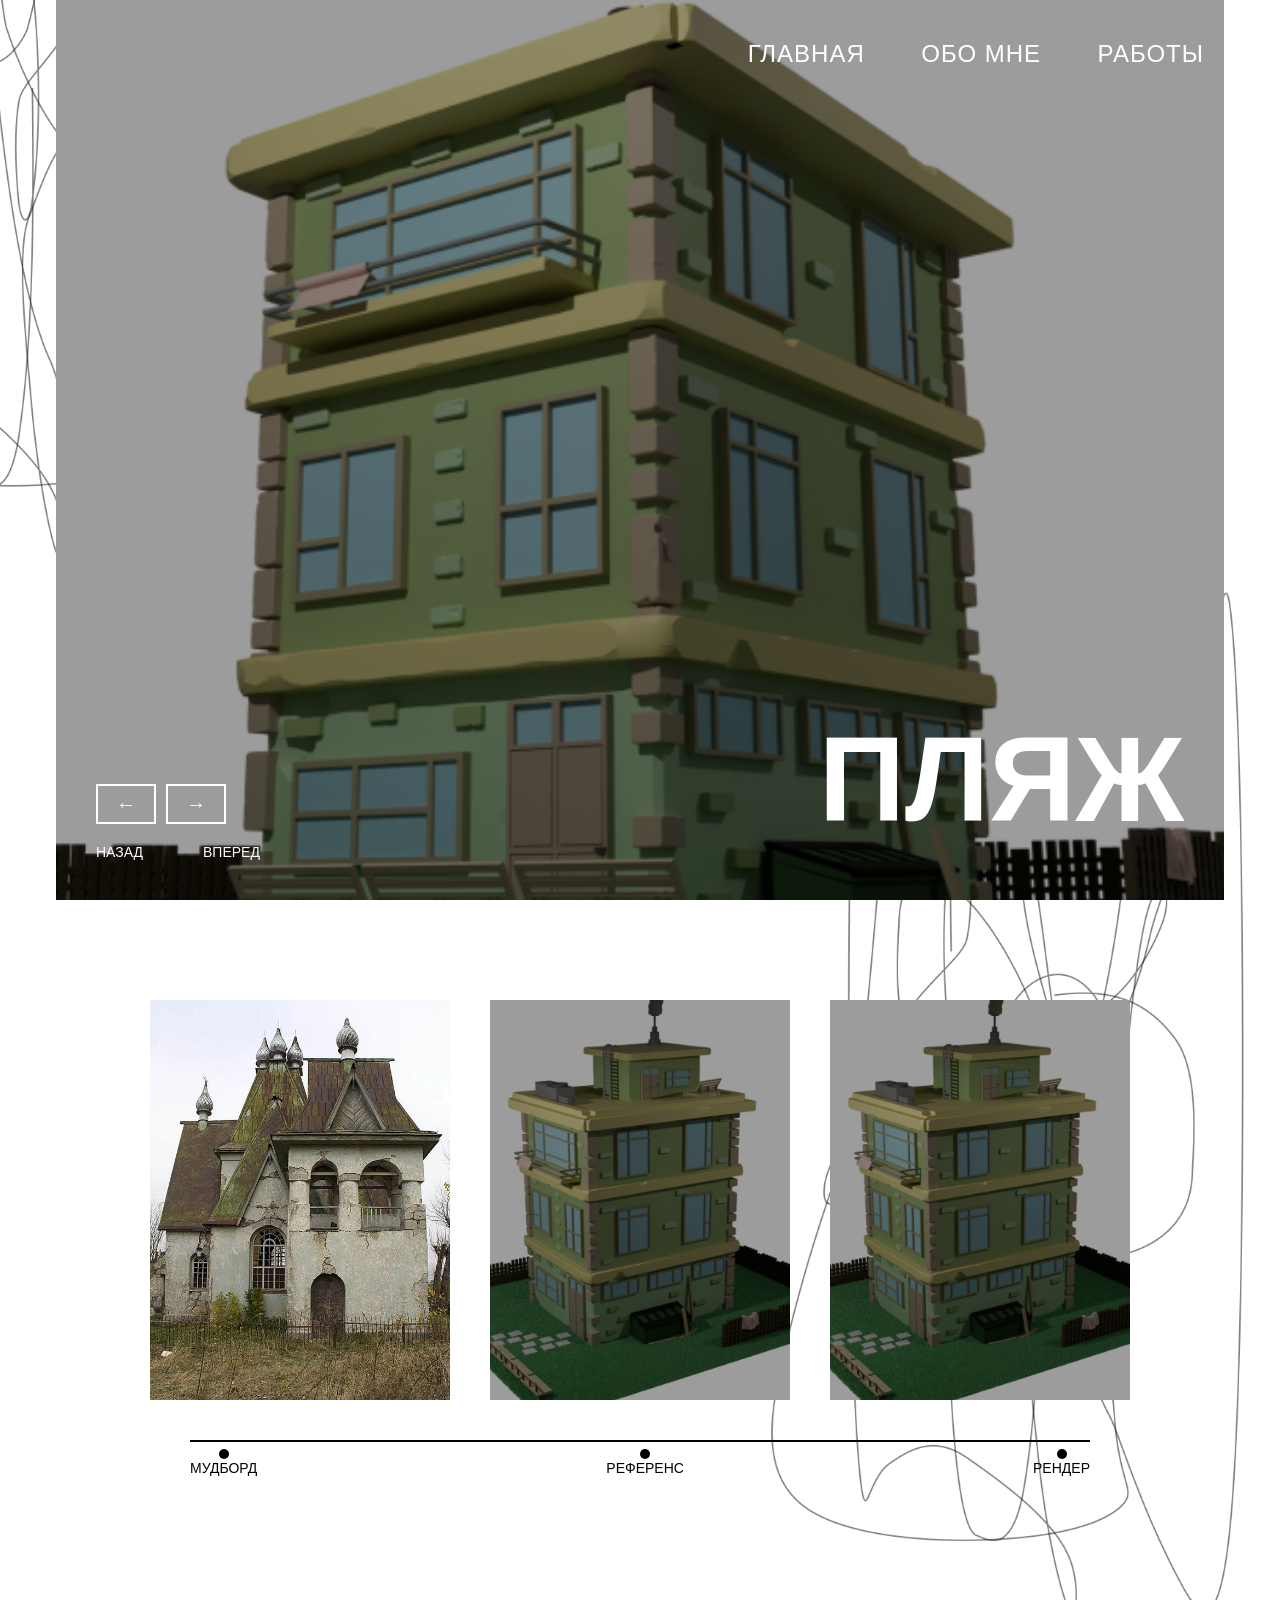
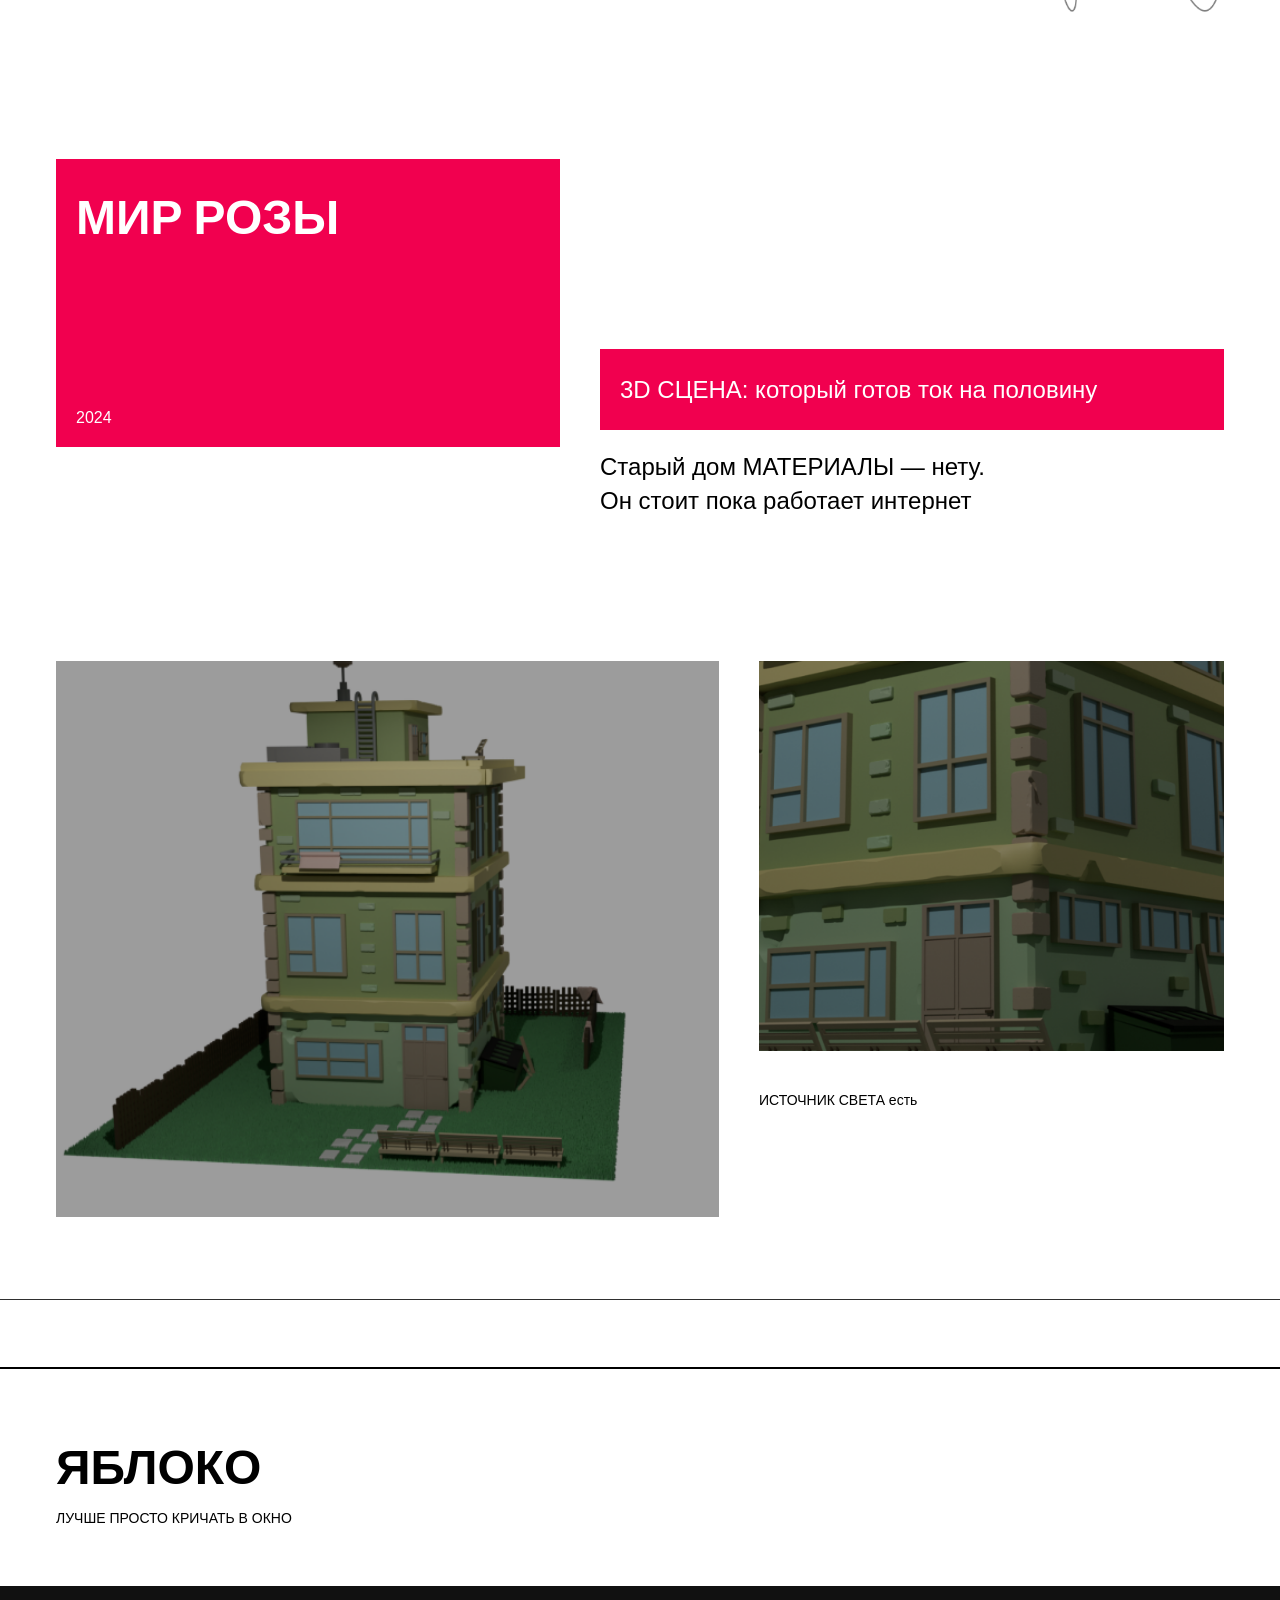
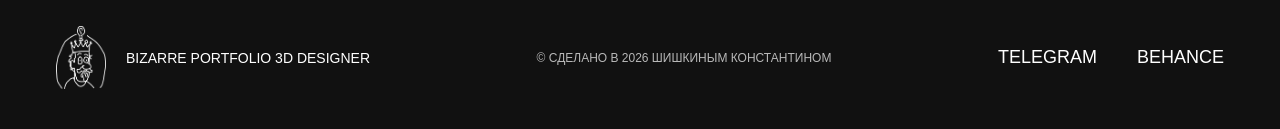
<file: index5.html>
<!DOCTYPE html>
<html lang="ru">
<head>
  <meta charset="UTF-8">
  <title>Portfolio - ЗАБЫТЫЙ ДОМ</title>
  <link rel="stylesheet" href="style2.css">
</head>

<body>

<section class="work-hero" style="background-image: url('5/6.jpg');">

  <!-- навигация -->
  <header class="header">
    <nav class="nav">
      <a href="index.html">ГЛАВНАЯ</a>
      <a href="about.html">ОБО МНЕ</a>
      <a href="works.html">РАБОТЫ</a>
    </nav>
  </header>

  <div class="work-hero-content">

    <div class="work-left">
      <div class="work-buttons">
        <button class="btn" onclick="location.href='index4.html'">←</button>
        <button class="btn" onclick="location.href='index6.html'">→</button>
      </div>

      <div class="work-nav">
        <span onclick="location.href='index.html'" style="cursor: pointer;">НАЗАД</span>
        <span onclick="location.href='work2.html'" style="cursor: pointer;">ВПЕРЕД</span>
      </div>
    </div>

    <div class="work-right">
      <h1 class="work-title">Пляж</h1>
    </div>

  </div>
</section>

<!-- ГАЛЕРЕЯ -->
<section class="work-gallery">
  <div class="gallery-row">
    <img src="5/54d0a8b62999f6f9e189c26677f6e102.jpg" class="gallery-img" onclick="openFullscreen(this)">
    <img src="5/0.jpg" class="gallery-img" onclick="openFullscreen(this)">
    <img src="5/0.jpg" class="gallery-img" onclick="openFullscreen(this)">
  </div>

  <div class="gallery-line">
    <span>МУДБОРД</span>
    <span>РЕФЕРЕНС</span>
    <span>РЕНДЕР</span>
  </div>
</section>

<!-- ИНФО -->
<section class="work-info">

  <!-- левый блок -->
  <div class="info-left">
    <h2>МИР РОЗЫ</h2>
    <span class="project-date">2024</span>
  </div>

  <!-- правый блок -->
  <div class="info-right">
    <div class="info-top">
      <p>
        3D СЦЕНА: который готов ток на половину
      </p>
    </div>

    <div class="info-text">
      <p>
        Старый дом
        МАТЕРИАЛЫ — нету.
      </p>
      <p>
        Он стоит пока работает интернет
      </p>
    </div>
  </div>

</section>

<!-- ИЗОБРАЖЕНИЯ -->
<section class="work-images">

  <!-- правая колонка -->
  <div class="right-col">
    <img src="5/4.jpg" class="img-top-right work-img" onclick="openFullscreen(this)">

  </div>

  <!-- левая колонка -->
  <div class="left-col">
    <img src="5/7.jpg" class="img-big-top work-img" onclick="openFullscreen(this)">

    <div class="work-text">
      <p>
        ИСТОЧНИК СВЕТА есть
      </p>
    </div>

  </div>

</section>

<!-- FOOTER -->
<footer class="footer">

  <div class="footer-top">
    <h2>ЯБЛОКО</h2>
    <p>ЛУЧШЕ ПРОСТО КРИЧАТЬ В ОКНО</p>
  </div>

  <div class="footer-bottom">

    <div class="footer-left">
      <img src="img/Group 2.png" alt="logo">
      <span>BIZARRE PORTFOLIO 3D DESIGNER</span>
    </div>

    <div class="footer-center">
      <span>© СДЕЛАНО В 2026 ШИШКИНЫМ КОНСТАНТИНОМ</span>
    </div>

    <div class="footer-right">
      <a href="#">TELEGRAM</a>
      <a href="#">BEHANCE</a>
    </div>

  </div>
</footer>

<!-- МОДАЛКА -->
<div id="fullscreenModal" class="modal" onclick="closeFullscreen()">
  <span class="close" onclick="closeFullscreen()">&times;</span>
  <img class="modal-content" id="fullscreenImage">
</div>

<script>
function openFullscreen(img) {
  const modal = document.getElementById('fullscreenModal');
  const modalImg = document.getElementById('fullscreenImage');

  modal.style.display = "flex";
  modalImg.src = img.src;
  document.body.style.overflow = "hidden";
}

function closeFullscreen() {
  const modal = document.getElementById('fullscreenModal');
  modal.style.display = "none";
  document.body.style.overflow = "auto";
}

document.addEventListener('keydown', function(e) {
  if (e.key === "Escape") {
    closeFullscreen();
  }
});
</script>

</body>
</html>
</file>
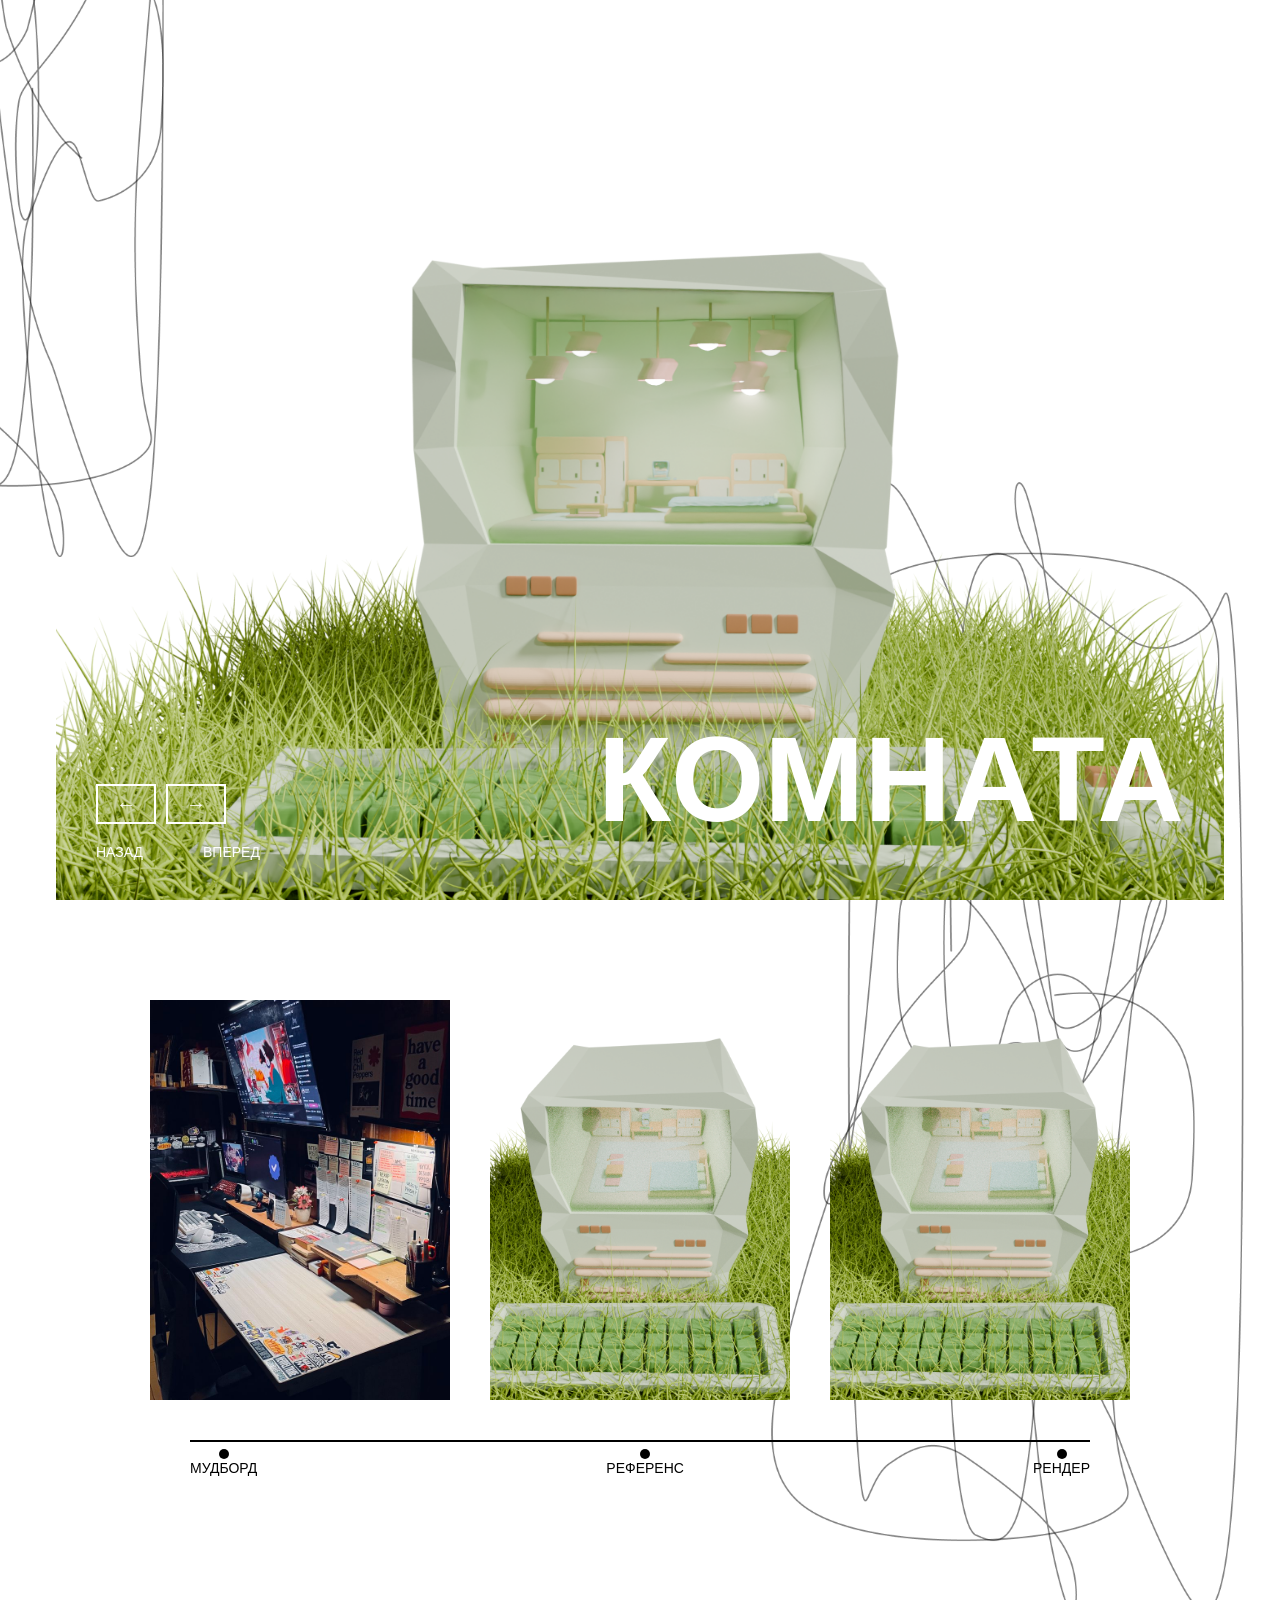
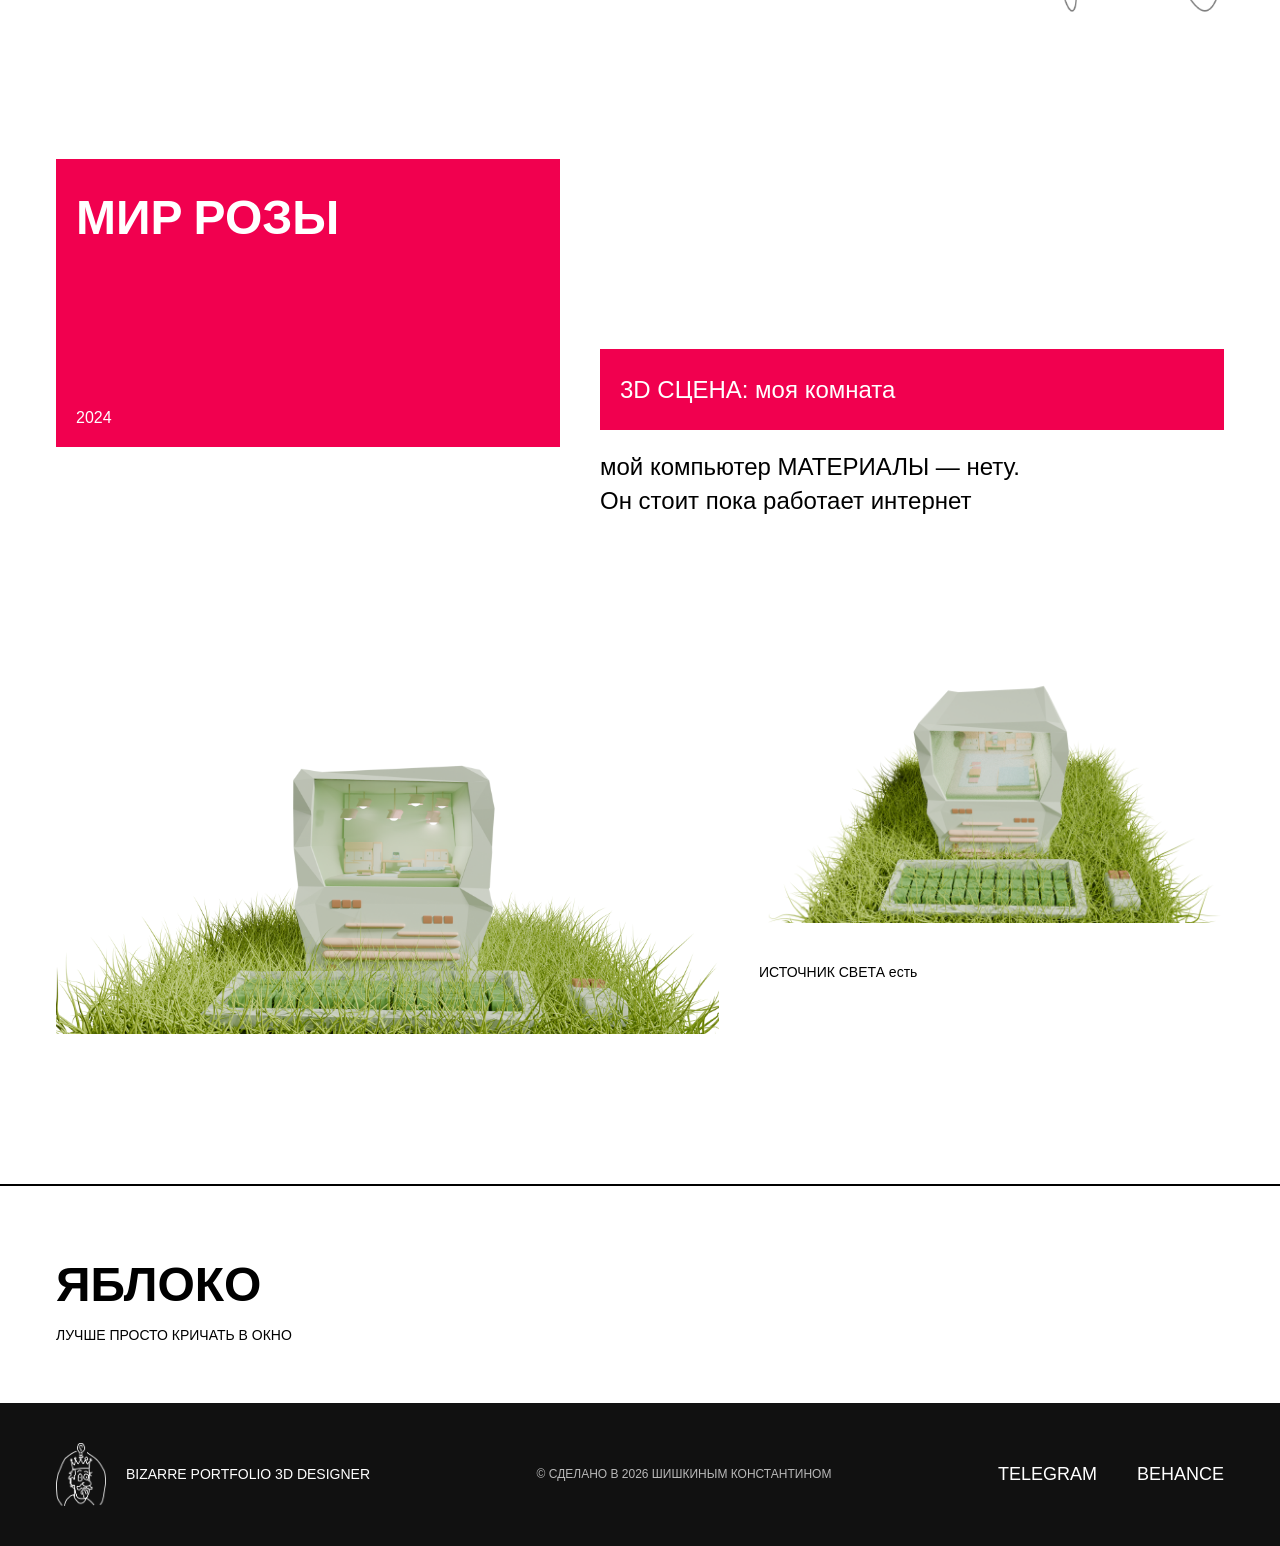
<file: index6.html>
<!DOCTYPE html>
<html lang="ru">
<head>
  <meta charset="UTF-8">
  <title>Portfolio - ЗАБЫТЫЙ ДОМ</title>
  <link rel="stylesheet" href="style2.css">
</head>

<body>

<section class="work-hero" style="background-image: url('6/4.jpg');">

  <!-- навигация -->
  <header class="header">
    <nav class="nav">
      <a href="index.html">ГЛАВНАЯ</a>
      <a href="about.html">ОБО МНЕ</a>
      <a href="works.html">РАБОТЫ</a>
    </nav>
  </header>

  <div class="work-hero-content">

    <div class="work-left">
      <div class="work-buttons">
        <button class="btn" onclick="location.href='index5.html'">←</button>
        <button class="btn" onclick="location.href='index2.html'">→</button>
      </div>

      <div class="work-nav">
        <span onclick="location.href='index.html'" style="cursor: pointer;">НАЗАД</span>
        <span onclick="location.href='work2.html'" style="cursor: pointer;">ВПЕРЕД</span>
      </div>
    </div>

    <div class="work-right">
      <h1 class="work-title">Комната</h1>
    </div>

  </div>
</section>

<!-- ГАЛЕРЕЯ -->
<section class="work-gallery">
  <div class="gallery-row">
    <img src="6/9a1f632a42101cacdfb98d522b11be6a.jpg" class="gallery-img" onclick="openFullscreen(this)">
    <img src="6/6.jpg" class="gallery-img" onclick="openFullscreen(this)">
    <img src="6/6.jpg" class="gallery-img" onclick="openFullscreen(this)">
  </div>

  <div class="gallery-line">
    <span>МУДБОРД</span>
    <span>РЕФЕРЕНС</span>
    <span>РЕНДЕР</span>
  </div>
</section>

<!-- ИНФО -->
<section class="work-info">

  <!-- левый блок -->
  <div class="info-left">
    <h2>МИР РОЗЫ</h2>
    <span class="project-date">2024</span>
  </div>

  <!-- правый блок -->
  <div class="info-right">
    <div class="info-top">
      <p>
        3D СЦЕНА: моя комната
      </p>
    </div>

    <div class="info-text">
      <p>
        мой компьютер
        МАТЕРИАЛЫ — нету.
      </p>
      <p>
        Он стоит пока работает интернет
      </p>
    </div>
  </div>

</section>

<!-- ИЗОБРАЖЕНИЯ -->
<section class="work-images">

  <!-- правая колонка -->
  <div class="right-col">
    <img src="6/4.jpg" class="img-top-right work-img" onclick="openFullscreen(this)">

  </div>

  <!-- левая колонка -->
  <div class="left-col">
    <img src="6/6.jpg" class="img-big-top work-img" onclick="openFullscreen(this)">

    <div class="work-text">
      <p>
        ИСТОЧНИК СВЕТА есть
      </p>
    </div>

  </div>

</section>

<!-- FOOTER -->
<footer class="footer">

  <div class="footer-top">
    <h2>ЯБЛОКО</h2>
    <p>ЛУЧШЕ ПРОСТО КРИЧАТЬ В ОКНО</p>
  </div>

  <div class="footer-bottom">

    <div class="footer-left">
      <img src="img/Group 2.png" alt="logo">
      <span>BIZARRE PORTFOLIO 3D DESIGNER</span>
    </div>

    <div class="footer-center">
      <span>© СДЕЛАНО В 2026 ШИШКИНЫМ КОНСТАНТИНОМ</span>
    </div>

    <div class="footer-right">
      <a href="#">TELEGRAM</a>
      <a href="#">BEHANCE</a>
    </div>

  </div>
</footer>

<!-- МОДАЛКА -->
<div id="fullscreenModal" class="modal" onclick="closeFullscreen()">
  <span class="close" onclick="closeFullscreen()">&times;</span>
  <img class="modal-content" id="fullscreenImage">
</div>

<script>
function openFullscreen(img) {
  const modal = document.getElementById('fullscreenModal');
  const modalImg = document.getElementById('fullscreenImage');

  modal.style.display = "flex";
  modalImg.src = img.src;
  document.body.style.overflow = "hidden";
}

function closeFullscreen() {
  const modal = document.getElementById('fullscreenModal');
  modal.style.display = "none";
  document.body.style.overflow = "auto";
}

document.addEventListener('keydown', function(e) {
  if (e.key === "Escape") {
    closeFullscreen();
  }
});
</script>

</body>
</html>
</file>
<file: style.css>
@font-face {
  font-family: 'BUYAN';
  src: url('font/BuyanRegular.ttf') format('ttf');
}

@font-face {
  font-family: 'ANTON';
  src: url('font/Anton-Regular.woff2') format('woff2');
}

* {
  margin: 0;
  padding: 0;
  box-sizing: border-box;
  font-family: BUYAN, sans-serif;
}

body {
  background: url("img/bgbgbgbgbg.png") center/cover no-repeat;
  background-attachment: fixed;
  background-size: 110%;
}


.hero {
  height: 100vh;
  background: url("img/bg.png") center/cover no-repeat;
  position: relative;
  margin: 0 56px;
  color: white;
}


.header {
  position: relative;
  z-index: 2;
  display: flex;
  justify-content: flex-end;
  padding-top: 40px;
}

.nav a {
  color: white;
  text-decoration: none;
  margin-left: 32px;
    margin-right: 20px;
  font-size: 24px;
  letter-spacing: 1px;
}


.hero-content {
  position: relative;
  z-index: 2;
  height: calc(100% - 100px);
  display: flex;
  align-items: center;
  justify-content: space-between;
}

.hero-left {
    margin: 0 20px;
  display: flex;
  flex-direction: column;
  justify-content: center;
}

.logo {
  width: 439px;
  height: 538px;
  object-fit: contain;
}

.hero-text {
  margin-top: 20px;
  margin-left: 40px;
  font-size: 24px;
  max-width: 400px;
  line-height: 1.4;
}

.hero-right {
  text-align: left;
}

.hero-title {
    font-family: 'ANTON', sans-serif;
  font-size: 200px;
  font-weight: 900;
  line-height: 1;
  text-transform: uppercase;
    margin-right: 20px;
}



.grid-section {
  margin: 0 56px;
  display: flex;
  flex-direction: column;
  gap: 5px;
}


.grid-row {
  display: grid;
  grid-template-columns: repeat(4, 1fr);
  gap: 40px;
  align-items: center;
}


.grid-img {
  width: 100%;
  height: 537px;
  object-fit: cover;
  transition: transform 0.2s;
}


@keyframes shake {
  0% { transform: translate(0, 0) rotate(0deg); }
  20% { transform: translate(-2px, 2px) rotate(-1deg); }
  40% { transform: translate(2px, -2px) rotate(1deg); }
  60% { transform: translate(-2px, 1px) rotate(0deg); }
  80% { transform: translate(2px, 1px) rotate(1deg); }
  100% { transform: translate(0, 0) rotate(0deg); }
}

.grid-img:hover {
  animation: shake 0.3s infinite;
}


.grid-text {
  height: 537px;
  display: flex;
  align-items: center;
  justify-content: center;
  text-align: left;
  padding: 40px;
  font-size: 24px;
  line-height: 1.4;
}

/* ABOUT */

.about {
  margin: 255px 56px;
  display: flex;
  justify-content: space-between;
  align-items: flex-start;
}

/* ЛЕВАЯ ЧАСТЬ */
.about-left {
  position: relative;
}

.name-box {
  width: 504px;
  height: 288px;
  border: 2px solid black;
  position: relative;
  display: flex;
  align-items: center;
  padding-left: 20px;
}

.name-box h2 {
  font-size: 64px;
  line-height: 1;
}

/* фото */
.photo {
  position: absolute;
  width: 284px;
  height: 284px;
  right: -142px;
  bottom: -142px;
}

.photo img {
  width: 100%;
  height: 100%;
  object-fit: cover;
}

/* нижний текст */
.about-bottom-text {
  margin-top: 151px;
  font-size: 24px;
  max-width: 500px;
}

/* ПРАВАЯ ЧАСТЬ */
.about-right {
  margin-left: 278px;
  max-width: 1068px;
}

/* текст */
.about-text {
  font-size: 24px;
  margin-bottom: 40px;
  line-height: 1.4;
}

/* выделенный блок */
.about-highlight {
  width: 1068px;
  height: 81px;
  background: black;
  display: flex;
  align-items: center;
  padding-left: 20px;
  margin-bottom: 40px;
}

.about-highlight p {
  color: white;
  font-size: 24px;
}

/* навыки */
.skills {
  display: flex;
  flex-direction: column;
  gap: 20px;
}

.skill span {
  font-size: 20px;
}

.bar {
  width: 100%;
  height: 8px;
  background: #ddd;
  margin-top: 5px;
}

.fill {
  height: 100%;
  background: black;
}

/* WORKS */

.works {
  margin: 97px 56px 0;
}

/* линия */
.works-line {
  width: 100%;
  height: 2px;
  background: black;
  margin-bottom: 40px;
}

/* заголовок */
.works-title {
  font-size: 64px;
  font-weight: 900;
  margin-bottom: 80px;
  max-width: 700px;
}

/* сетка */
.works-grid {
  display: grid;
  grid-template-columns: repeat(5, 1fr);
  gap: 5px;
}


.work-item img {
  width: 100%;
  height: 472px;
  object-fit: cover;
  transition: transform 0.3s;
}


.work-item img:hover {
  transform: scale(1.05);
}


.work-text {
  width: 100%;
  height: 472px;
  display: flex;
  padding: 20px;
  font-size: 24px;
}

.work-text.bottom {
  align-items: flex-end;
}


.work-text.top {
  align-items: flex-start;
}


/* ===== CONTACT BLOCK ===== */

.contact {
  margin: 150px 56px 100px;
}

/* линия */
.contact-line {
  width: 100%;
  height: 2px;
  background: black;
  margin-bottom: 40px;
}

/* ===== ЗАГОЛОВОК ===== */

.contact-title {
  font-family: 'ANTON', sans-serif;
  font-size: 64px;
  background: #F1004F;
  color: white;

  display: inline-block;
  padding: 20px 40px;
  margin-bottom: 60px;
}

/* ===== КОНТЕНТ ===== */

.contact-content {
  display: flex;
  justify-content: space-between;
  align-items: flex-start;
}

/* левая часть */
.contact-left {
  max-width: 500px;
  font-size: 24px;
  line-height: 1.4;
}

/* правая часть */
.contact-right {
  width: 600px;
}

/* ===== ФОРМА ===== */

.contact-form {
  display: flex;
  flex-direction: column;
  gap: 30px;
  align-items: flex-start;
}

/* группы */
.form-group {
  display: flex;
  flex-direction: column;
  width: 100%;
}

/* label */
.form-group label {
  font-size: 16px;
  margin-bottom: 8px;
}

/* input + textarea */
.form-group input,
.form-group textarea {
  width: 90%;
  border: 2px solid black;
  padding: 18px;
  font-size: 18px;
  font-family: BUYAN, sans-serif;
  background: white;
}

/* textarea */
.form-group textarea {
  height: 200px;
  resize: none;
}

/* кнопка */
.form-btn {
  width: 90%;
  border: 2px solid black;
  background: white;
  padding: 16px;
  font-size: 20px;
  cursor: pointer;
  transition: 0.3s;
}

.form-btn:hover {
  background: black;
  color: white;
}

/* ===== FOOTER ===== */

.footer {
  margin-top: 150px;
}

/* верх */
.footer-top {
  background: #fff;
  padding: 60px 56px;
  border-top: 2px solid black;
}

.footer-top h2 {
  font-family: 'ANTON', sans-serif;
  font-size: 48px;
  margin-bottom: 10px;
}

.footer-top p {
  font-size: 14px;
}

/* низ */
.footer-bottom {
  background: #111;
  color: white;

  display: flex;
  justify-content: space-between;
  align-items: center;

  padding: 40px 56px;
}

/* левая */
.footer-left {
  display: flex;
  align-items: center;
  gap: 20px;
}

.footer-left img {
  width: 50px;
  height: auto;
}

.footer-left span {
  font-size: 14px;
}

/* центр */
.footer-center {
  font-size: 12px;
  opacity: 0.7;
}

/* правая */
.footer-right {
  display: flex;
  gap: 40px;
}

.footer-right a {
  color: white;
  text-decoration: none;
  font-size: 18px;
  transition: 0.3s;
}

.footer-right a:hover {
  opacity: 0.6;
}

/* ===== DRAG & DROP СТИЛИ ===== */
.drag-control {
  text-align: center;
  margin-bottom: 40px;
  padding: 20px;
  background: rgba(0, 0, 0, 0.05);
  border-radius: 10px;
}

.drag-toggle-btn {
  background: #F1004F;
  color: white;
  border: none;
  padding: 12px 24px;
  font-size: 16px;
  cursor: pointer;
  border-radius: 5px;
  transition: all 0.3s;
  font-family: inherit;
  margin-bottom: 10px;
}

.drag-toggle-btn:hover {
  background: #c7003e;
  transform: translateY(-2px);
}

.drag-toggle-btn:active {
  transform: translateY(0);
}

.drag-hint {
  font-size: 12px;
  color: #666;
  margin-top: 10px;
}

/* Режим перетаскивания включен */
.drag-mode-enabled .draggable-img {
  cursor: grab;
  transition: transform 0.2s, box-shadow 0.2s;
}

.drag-mode-enabled .draggable-img:active {
  cursor: grabbing;
}

.drag-mode-enabled .draggable-img.dragging {
  opacity: 0.5;
  transform: scale(0.95);
}

/* Зоны для сброса */
.drag-zone {
  border: 2px dashed #F1004F;
  background: rgba(241, 0, 79, 0.05);
  transition: all 0.3s;
  position: relative;
}

.drag-zone::before {
  content: "📸 ПЕРЕТАЩИ СЮДА";
  position: absolute;
  top: 50%;
  left: 50%;
  transform: translate(-50%, -50%);
  color: #F1004F;
  font-size: 14px;
  font-weight: bold;
  white-space: nowrap;
  background: white;
  padding: 5px 10px;
  border-radius: 5px;
  pointer-events: none;
  opacity: 0;
  transition: opacity 0.3s;
}

.drag-zone.drag-over::before {
  opacity: 1;
}

.drag-zone.drag-over {
  background: rgba(241, 0, 79, 0.2);
  border-color: #F1004F;
  transform: scale(1.02);
}

/* Адаптив для drag & drop */
@media (max-width: 768px) {
  .drag-toggle-btn {
    padding: 10px 20px;
    font-size: 14px;
  }
  
  .drag-hint {
    font-size: 10px;
  }
  
  .drag-zone::before {
    font-size: 10px;
    white-space: normal;
    text-align: center;
    width: 80%;
  }
}
/* Курсор при наведении */
.draggable-img {
  cursor: grab;
}

/* Когда тащим */
.draggable-img.dragging {
  cursor: grabbing;
  opacity: 0.7;
}

.nav a {
  position: relative;
  text-decoration: none;
  color: inherit;
}

/* линия (изначально скрыта) */
.nav a::after {
  content: "";
  position: absolute;
  left: 0;
  bottom: -4px; /* расстояние от текста */
  width: 0;
  height: 2px;
  background: currentColor;
  transition: width 0.3s ease;
}

/* при наведении линия появляется */
.nav a:hover::after {
  width: 100%;
}

.about-card h2 {
  font-size: 48px;
  font-weight: 900;
  position: relative;
  display: inline-block;
}

.about-card h2::after {
  content: "";
  position: absolute;
  left: 0;
  bottom: -6px;
  width: 60%;
  height: 3px;
  background: #F1004F; /* твой акцентный цвет */
}
</file>
<file: style2.css>
@font-face {
  font-family: 'BUYAN';
  src: url('font/BuyanRegular.ttf') format('ttf');
}

@font-face {
  font-family: 'ANTON';
  src: url('font/Anton-Regular.woff2') format('woff2');
}

* {
  margin: 0;
  padding: 0;
  box-sizing: border-box;
  font-family: BUYAN, sans-serif;
}

body {
  background: url("img/bgbgbgbgbg.png") center/cover no-repeat;
  background-attachment: fixed;
  background-size: 110%;
}

.hero {
  height: 100vh;
  background: url("img/bg.png") center/cover no-repeat;
  position: relative;
  margin: 0 56px;
  color: white;
}

.header {
  position: relative;
  z-index: 2;
  display: flex;
  justify-content: flex-end;
  padding-top: 40px;
}

.nav a {
  color: white;
  text-decoration: none;
  margin-left: 32px;
  margin-right: 20px;
  font-size: 24px;
  letter-spacing: 1px;
}

/* HERO ВТОРОЙ СТРАНИЦЫ */
.work-hero {
  height: 100vh;
  background-size: cover;
  background-position: center;
  margin: 0 56px;
  color: white;
  display: flex;
  flex-direction: column;
}

.work-hero-content {
  flex: 1;
  display: flex;
  justify-content: space-between;
  align-items: flex-end;
}

/* ЛЕВАЯ ЧАСТЬ */
.work-left {
  display: flex;
  flex-direction: column;
  gap: 20px;
  margin: 40px;
}

.work-buttons {
  display: flex;
  gap: 10px;
}

.btn {
  width: 60px;
  height: 40px;
  border: 2px solid white;
  background: transparent;
  color: white;
  font-size: 20px;
  cursor: pointer;
  transition: all 0.3s;
}

.btn:hover {
  background: white;
  color: black;
}

/* подписи */
.work-nav {
  display: flex;
  gap: 60px;
  font-size: 14px;
}

/* ПРАВАЯ ЧАСТЬ */
.work-right {
  margin: 40px;
}

.work-title {
  font-family: 'ANTON', sans-serif;
  font-size: 120px;
  text-transform: uppercase;
}

/* ГАЛЕРЕЯ */
.work-gallery {
  margin: 100px 56px;
  display: flex;
  flex-direction: column;
  align-items: center;
  gap: 40px;
}

/* картинки */
.gallery-row {
  display: flex;
  gap: 40px;
  justify-content: center;
  flex-wrap: wrap;
}

.gallery-row img {
  width: 300px;
  height: 400px;
  object-fit: cover;
}

/* линия снизу */
.gallery-line {
  width: 100%;
  max-width: 900px;
  display: flex;
  justify-content: space-between;
  align-items: center;
  position: relative;
  padding-top: 20px;
}

/* линия */
.gallery-line::before {
  content: "";
  position: absolute;
  top: 0;
  left: 0;
  width: 100%;
  height: 2px;
  background: black;
}

/* точки */
.gallery-line span {
  position: relative;
  font-size: 14px;
}

.gallery-line span::before {
  content: "";
  position: absolute;
  top: -11px;
  left: 50%;
  transform: translateX(-50%);
  width: 10px;
  height: 10px;
  background: black;
  border-radius: 50%;
}

.work-info {
  margin: 0 56px;
  display: flex;
  justify-content: space-between;
  align-items: flex-start;
  gap: 40px;
  flex-wrap: wrap;
}

/* ЛЕВАЯ КОЛОНКА */
.info-left {
  width: 504px;
  height: 288px;
  background: #F1004F;
  margin-top: 183px;
  display: flex;
  flex-direction: column;
  justify-content: space-between;
  padding: 20px;
}

.info-left h2 {
  font-family: 'ANTON', sans-serif;
  color: white;
  font-size: 48px;
}

.project-date {
  color: white;
  font-size: 16px;
}

/* ПРАВАЯ КОЛОНКА */
.info-right {
  flex: 1;
  min-width: 300px;
  margin-top: 373px;
  display: flex;
  flex-direction: column;
}

/* КРАСНАЯ ПОЛОСА */
.info-top {
  width: 100%;
  height: 81px;
  background: #F1004F;
  display: flex;
  align-items: center;
  padding: 0 20px;
}

.info-top p {
  color: white;
  font-size: 24px;
}

/* ТЕКСТ */
.info-text {
  margin-top: 20px;
  max-width: 600px;
  font-size: 24px;
  line-height: 1.4;
}

/* ===== WORK IMAGES SECTION ===== */
.work-images {
  margin: 144px 56px 0;
  display: flex;
  gap: 40px;
  flex-wrap: wrap;
}

/* КОЛОНКИ */
.left-col,
.right-col {
  display: flex;
  flex-direction: column;
  gap: 40px;
}

/* ===== ЛЕВАЯ КОЛОНКА ===== */
.left-col {
  flex: 1;
  min-width: 300px;
}

/* большое изображение */
.img-big-top {
  width: 100%;
  height: auto;
  object-fit: cover;
}

/* текст */
.work-text {
  max-width: 600px;
  font-size: 14px;
  line-height: 1.4;
}

/* нижняя картинка */
.img-bottom-left {
  width: 100%;
  max-width: 663px;
  height: auto;
  object-fit: cover;
}

/* ===== ПРАВАЯ КОЛОНКА ===== */
.right-col {
  flex: 0 0 auto;
  width: 663px;
  gap: 40px;
}

/* верхняя */
.img-top-right {
  width: 100%;
  height: auto;
  object-fit: cover;
}

/* нижняя */
.img-bottom-right {
  width: 100%;
  height: auto;
  object-fit: cover;
}

/* ===== FOOTER ===== */
.footer {
  margin-top: 150px;
}

/* верх */
.footer-top {
  background: #fff;
  padding: 60px 56px;
  border-top: 2px solid black;
}

.footer-top h2 {
  font-family: 'ANTON', sans-serif;
  font-size: 48px;
  margin-bottom: 10px;
}

.footer-top p {
  font-size: 14px;
}

/* низ */
.footer-bottom {
  background: #111;
  color: white;
  display: flex;
  justify-content: space-between;
  align-items: center;
  flex-wrap: wrap;
  gap: 20px;
  padding: 40px 56px;
}

/* левая */
.footer-left {
  display: flex;
  align-items: center;
  gap: 20px;
}

.footer-left img {
  width: 50px;
  height: auto;
}

.footer-left span {
  font-size: 14px;
}

/* центр */
.footer-center {
  font-size: 12px;
  opacity: 0.7;
}

/* правая */
.footer-right {
  display: flex;
  gap: 40px;
  flex-wrap: wrap;
}

.footer-right a {
  color: white;
  text-decoration: none;
  font-size: 18px;
  transition: 0.3s;
}

.footer-right a:hover {
  opacity: 0.6;
}

/* Responsive Design */
@media (max-width: 1400px) {
  .right-col {
    width: 100%;
    max-width: 663px;
  }

  .left-col {
    width: 100%;
  }
}

@media (max-width: 768px) {
  .hero,
  .work-hero {
    margin: 0 20px;
  }

  .work-title {
    font-size: 60px;
  }

  .info-left,
  .info-right {
    margin-top: 40px;
    width: 100%;
  }

  .footer-bottom {
    flex-direction: column;
    text-align: center;
  }

  .gallery-row {
    flex-direction: column;
    align-items: center;
  }
}

/* ===== HOVER ЭФФЕКТЫ ДЛЯ ИЗОБРАЖЕНИЙ ===== */
.gallery-img,
.work-img {
  transition: transform 0.3s ease, filter 0.3s ease;
  cursor: pointer;
}

.gallery-img:hover,
.work-img:hover {
  transform: scale(1.05);
  filter: brightness(1.1);
  box-shadow: 0 10px 30px rgba(0, 0, 0, 0.3);
}

/* ===== МОДАЛЬНОЕ ОКНО ДЛЯ ПОЛНОЭКРАННОГО ПРОСМОТРА ===== */
.modal {
  display: none;
  position: fixed;
  z-index: 9999;
  left: 0;
  top: 0;
  width: 100%;
  height: 100%;
  background-color: rgba(0, 0, 0, 0.95);
  justify-content: center;
  align-items: center;
  cursor: pointer;
}

.modal-content {
  max-width: 90%;
  max-height: 90%;
  object-fit: contain;
  animation: zoomIn 0.3s ease;
  cursor: default;
}

.close {
  position: absolute;
  top: 20px;
  right: 35px;
  color: white;
  font-size: 40px;
  font-weight: bold;
  cursor: pointer;
  transition: 0.3s;
  z-index: 10000;
  font-family: Arial, sans-serif;
}

.close:hover {
  color: #F1004F;
  transform: scale(1.1);
}

@keyframes zoomIn {
  from {
    transform: scale(0.8);
    opacity: 0;
  }
  to {
    transform: scale(1);
    opacity: 1;
  }
}

.nav a {
  position: relative;
  text-decoration: none;
  color: inherit;
}

/* линия (изначально скрыта) */
.nav a::after {
  content: "";
  position: absolute;
  left: 0;
  bottom: -4px; /* расстояние от текста */
  width: 0;
  height: 2px;
  background: currentColor;
  transition: width 0.3s ease;
}

/* при наведении линия появляется */
.nav a:hover::after {
  width: 100%;
}
</file>
